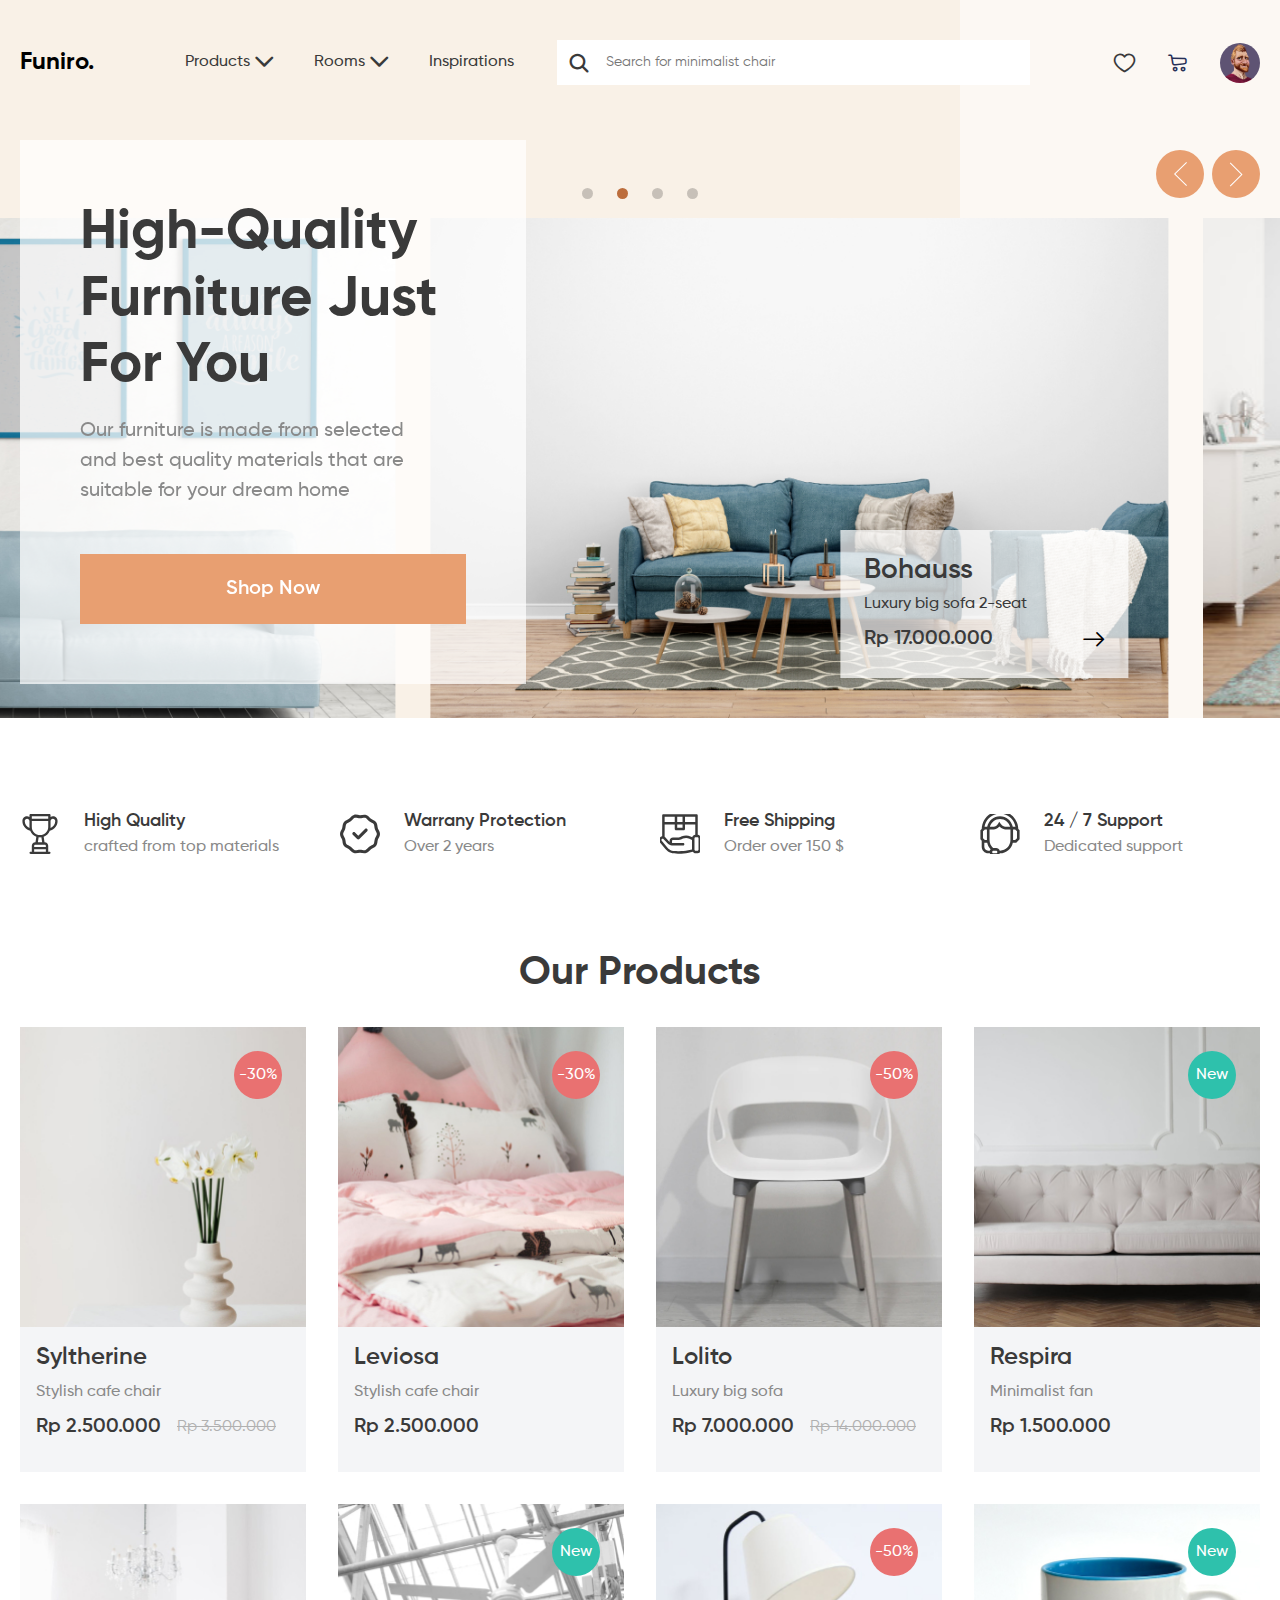
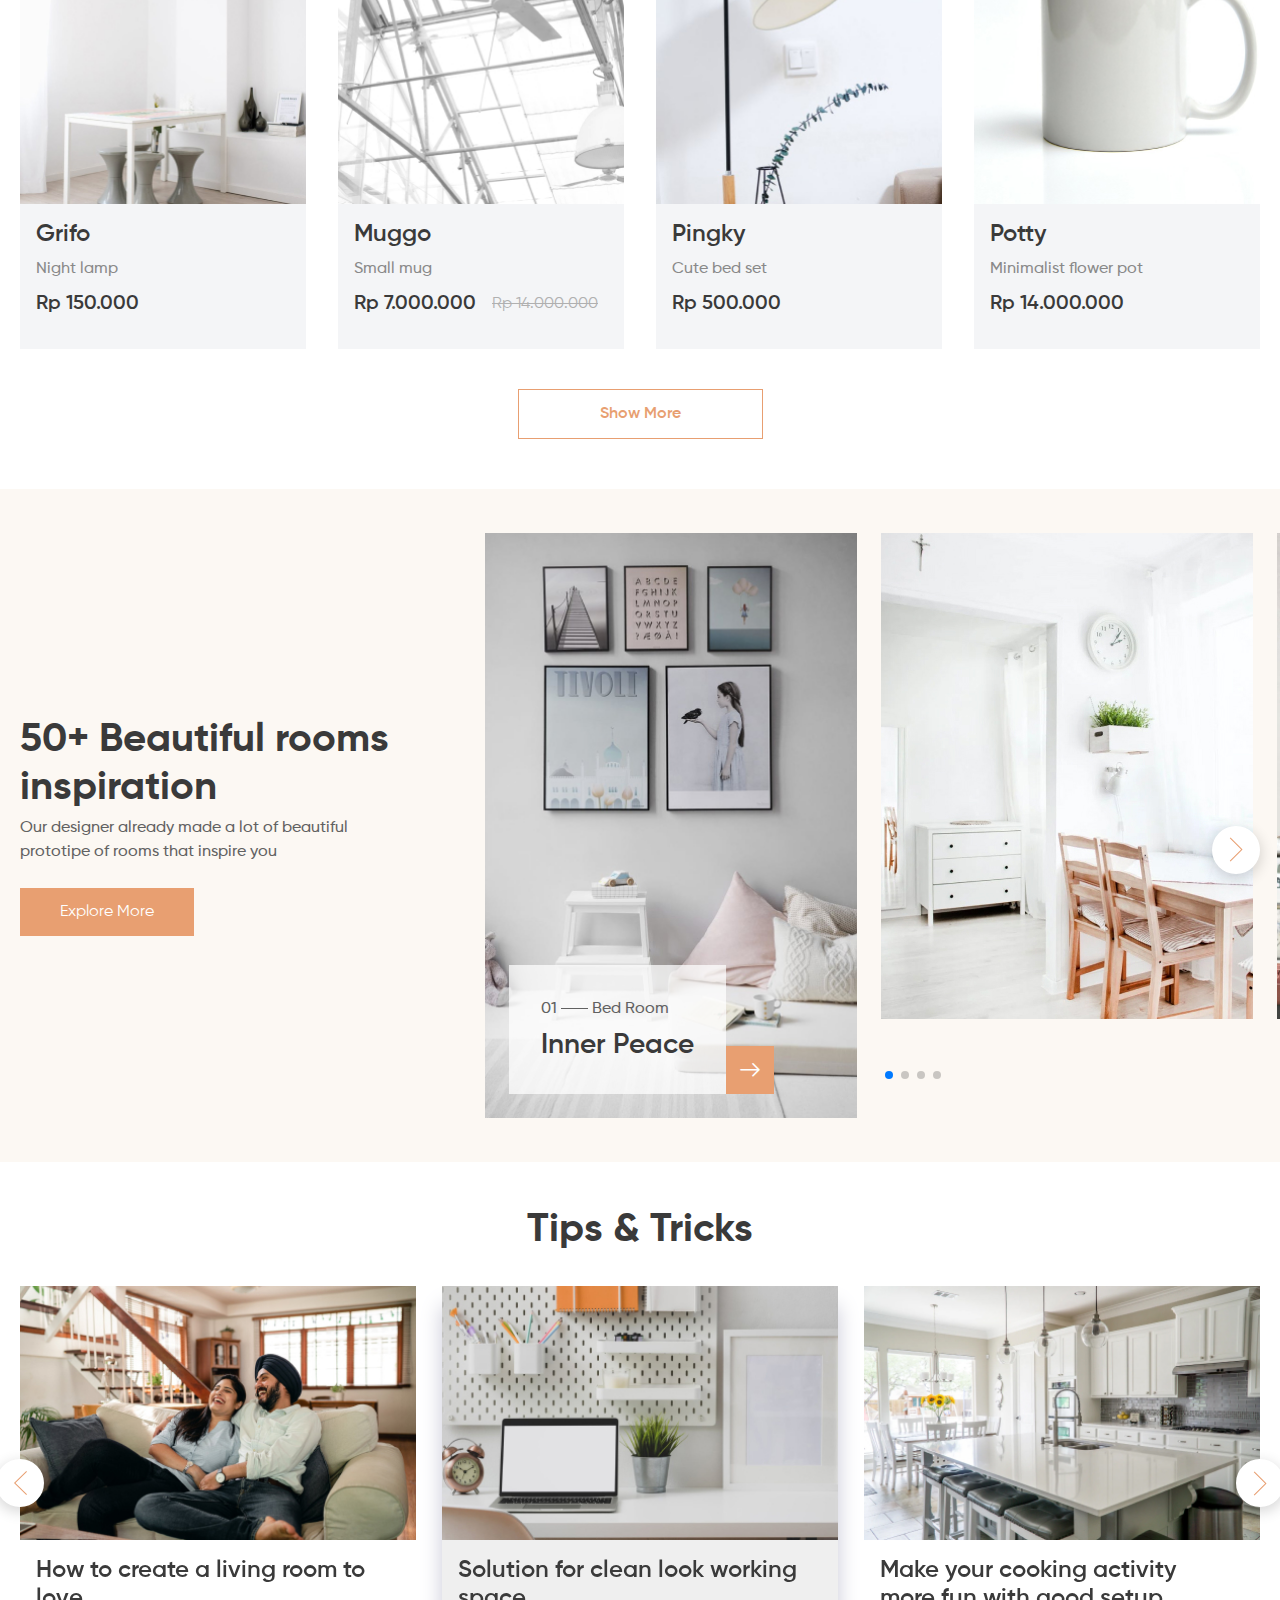
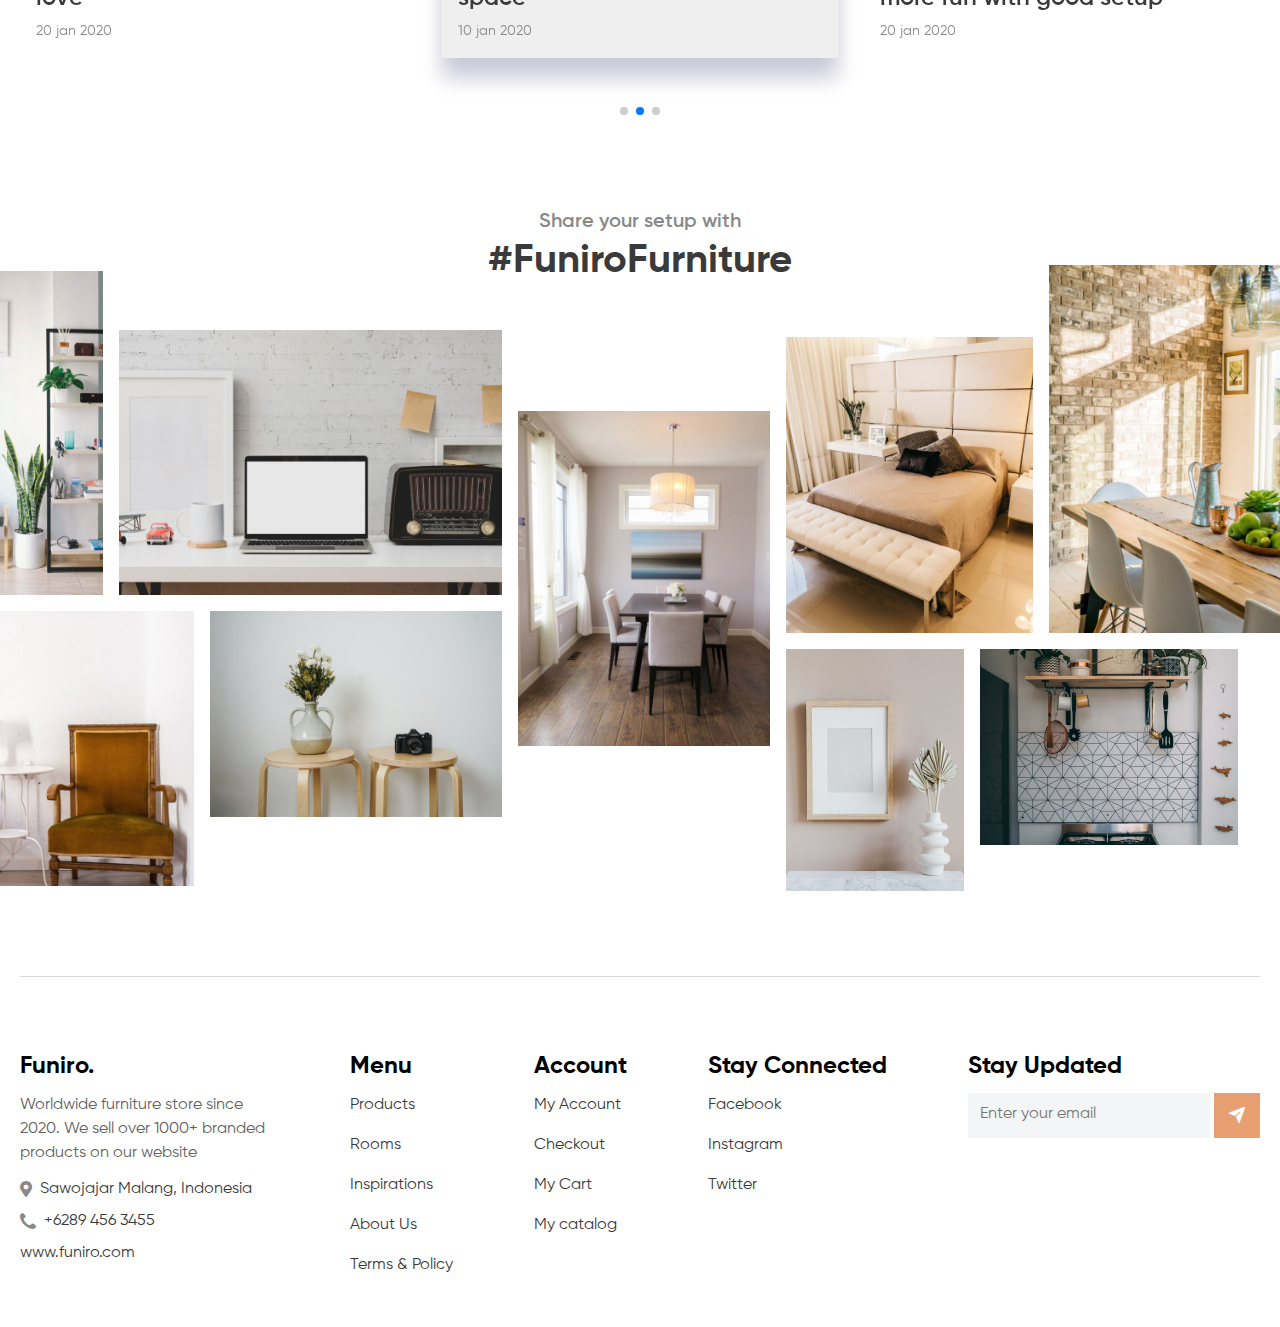
<file: index.html>
<!DOCTYPE html>
<html lang="en">

<head>
   <meta charset="UTF-8">
   <meta http-equiv="X-UA-Compatible" content="IE=edge">
   <meta name="viewport" content="width=device-width, initial-scale=1.0">
   <link rel="stylesheet" href="https://cdn.jsdelivr.net/npm/swiper@8/swiper-bundle.min.css" />
   <link rel="stylesheet" href="css/style.css">
   <title>Funiro</title>
</head>

<body>
   <div class="wrapper">
<header class="header">
   <div class="header__wrapper">
      <div class="header__container">
         <div class="header__body">
            <div class="header__main">
               <a href="" class="header__logo">Funiro.</a>
               <div class="header__menu menu">
                  <div class="menu__btn">
                     <span></span>
                     <span></span>
                     <span></span>
                  </div>
                  <nav class="menu__body">
                     <ul class="menu__list">
                        <li class="menu__item">
                           <div class="menu__wrap-link-button">
                              <a href="" class="menu__link">Products</a>
                              <button data spoller type="button" class="menu__arrow _icon-arrow-down"></button>
                           </div>
                           <ul class="menu__sub-list menu__sub-list--hide">
                              <li class="menu__sub-item">
                                 <a href="" class="menu__sub-link">Product</a>
                              </li>
                              <li class="menu__sub-item">
                                 <a href="" class="menu__sub-link">Product</a>
                              </li>
                              <li class="menu__sub-item">
                                 <a href="" class="menu__sub-link">Product</a>
                              </li>
                           </ul>
                        </li>
                        <li class="menu__item">
                           <div class="menu__wrap-link-button">
                              <a href="" class="menu__link">Rooms</a>
                              <button data spoller type="button" class="menu__arrow _icon-arrow-down"></button>
                           </div>
                        </li>
                        <li class="menu__item">
                           <a href="" class="menu__link">Inspirations</a>
                        </li>
                     </ul>
                  </nav>
               </div>
            </div>
            <div class="header__search">
               <div class="search-form">
                  <button type="button" class="search-form__icon _icon-search"></button>
                  <form action="#" class="search-form__item">
                     <button type="submit" class="search-form__btn _icon-search"></button>
                     <input autocomplete="off" type="text" name="form[]" placeholder="Search for minimalist chair"
                        class="search-form__input">
                  </form>
               </div>
            </div>
            <div class="header__actions actions-header">
               <a href="" class="actions-header__item actions-header__item_favorite _icon-favorite"></a>
               <div class="actions-header__item cart-header">
                  <a href="" class="cart-header__icon _icon-cart"></a>
                  <div class="cart-header__body">
                     <ul class="cart-header__list cart-list"></ul>
                  </div>
               </div>
               <a href="" class="actions-header__item actions-header__item_avatar">
                  <img src="img/avatar.jpg" alt="avatar">
               </a>
            </div>
         </div>
      </div>
   </div>
</header>      <main class="page">
         <section class="page__main main-block">
            <div class="main-block__container">
               <div class="main-block__content">
                  <h1 class="main-block__title">High-Quality Furniture Just For You</h1>
                  <div class="main-block__text main-block__text--pr">Our furniture is made from selected
                     and best quality materials
                     that are suitable for your dream home
                  </div>
                  <a href="" class="main-block__button btn">Shop Now</a>
               </div>
               <div class="body-main-block__arrows">
                  <div class="body-main-block__arrow body-main-block__arrow--prev"></div>
                  <div class="body-main-block__arrow body-main-block__arrow--next"></div>
               </div>
               <div class="slider-main-block__pagination"></div>
            </div>
            <div class="main-block__slider slider-main-block swiper">
               <div class="slider-main-block__wrapper swiper-wrapper">
                  <div class="slider-main-block__slide -ibg swiper-slide">
                     <img src="img/main/slider/01.jpg" alt="slider-image">
                  </div>
                  <div class="slider-main-block__slide -ibg swiper-slide">
                     <img src="img/main/slider/02.jpg" alt="slider-image">
                     <div class="slider-main-block__product-description product-description">
                        <div class="product-description__name">Bohauss</div>
                        <div class="product-description__description">Luxury big sofa 2-seat</div>
                        <div class="product-description__footer">
                           <span class="product-description__price">Rp 17.000.000</span>
                           <a href="" class="product-description__button _icon-arrow-link"></a>
                        </div>
                     </div>
                  </div>
                  <div class="slider-main-block__slide -ibg swiper-slide">
                     <img src="img/main/slider/03.jpg" alt="slider-image">
                  </div>
                  <div class="slider-main-block__slide -ibg swiper-slide">
                     <img src="img/main/slider/03.jpg" alt="slider-image">
                  </div>
               </div>
            </div>
         </section>
         <div class="page__advantage advantage">
            <div class="advantage__container">
               <div class="advantage__item">
                  <div class="advantage__icon -ibg">
                     <img src="img/advantages/01.svg" alt="quality">
                  </div>
                  <div class="advantage__body">
                     <div class="advantage__title">High Quality</div>
                     <div class="advantage__text text">crafted from top materials</div>
                  </div>
               </div>
               <div class="advantage__item">
                  <div class="advantage__icon -ibg">
                     <img src="img/advantages/02.svg" alt="warranty">
                  </div>
                  <div class="advantage__body">
                     <div class="advantage__title">Warrany Protection</div>
                     <div class="advantage__text text">Over 2 years</div>
                  </div>
               </div>
               <div class="advantage__item">
                  <div class="advantage__icon -ibg">
                     <img src="img/advantages/03.svg" alt="shipping">
                  </div>
                  <div class="advantage__body">
                     <div class="advantage__title">Free Shipping</div>
                     <div class="advantage__text text">Order over 150 $</div>
                  </div>
               </div>
               <div class="advantage__item">
                  <div class="advantage__icon -ibg">
                     <img src="img/advantages/04.svg" alt="support">
                  </div>
                  <div class="advantage__body">
                     <div class="advantage__title">24 / 7 Support</div>
                     <div class="advantage__text text">Dedicated support</div>
                  </div>
               </div>
            </div>
         </div>
         <section class="page__products products">
            <div class="products__container">
               <h2 class="products__title">Our Products</h2>
               <div class="products__items">
                  <div class="products__item item-products">
                     <div class="item-products__discount area">-30%</div>
                     <a href="" class="item-products__img -ibg">
                        <img src="img/products/08.jpg" alt="product">
                     </a>
                     <div class="item-products__info info-products-item">
                        <div class="info-products-item__name">Syltherine</div>
                        <div class="info-products-item__description">Stylish cafe chair</div>
                        <div class="info-products-item__prices">
                           <span class="info-products-item__price">Rp 2.500.000</span>
                           <span class="info-products-item__price info-products-item__price--old">Rp 3.500.000</span>
                        </div>
                     </div>
                     <div class="item-products__add-to-cart add-to-cart">
                        <button type="button" class="add-to-cart__button">Add to cart</button>
                        <div class="add-to-cart__links">
                           <a href="" class="add-to-cart__link _icon-share">Share</a>
                           <a href="" class="add-to-cart__link _icon-favorite">Like</a>
                        </div>
                     </div>
                  </div>
                  <div class="products__item item-products">
                     <div class="item-products__discount area">-30%</div>
                     <a href="" class="item-products__img -ibg">
                        <img src="img/products/07.jpg" alt="product">
                     </a>
                     <div class="item-products__info info-products-item">
                        <div class="info-products-item__name">Leviosa</div>
                        <div class="info-products-item__description">Stylish cafe chair</div>
                        <div class="info-products-item__prices">
                           <span class="info-products-item__price">Rp 2.500.000</span>
                           <span class="info-products-item__price info-products-item__price--old"></span>
                        </div>
                     </div>
                     <div class="item-products__add-to-cart add-to-cart">
                        <button type="button" class="add-to-cart__button">Add to cart</button>
                        <div class="add-to-cart__links">
                           <a href="" class="add-to-cart__link _icon-share">Share</a>
                           <a href="" class="add-to-cart__link _icon-favorite">Like</a>
                        </div>
                     </div>
                  </div>
                  <div class="products__item item-products">
                     <div class="item-products__discount area">-50%</div>
                     <a href="" class="item-products__img -ibg">
                        <img src="img/products/02.jpg" alt="product">
                     </a>
                     <div class="item-products__info info-products-item">
                        <div class="info-products-item__name">Lolito</div>
                        <div class="info-products-item__description">Luxury big sofa</div>
                        <div class="info-products-item__prices">
                           <span class="info-products-item__price">Rp 7.000.000</span>
                           <span class="info-products-item__price info-products-item__price--old">Rp 14.000.000</span>
                        </div>
                     </div>
                     <div class="item-products__add-to-cart add-to-cart">
                        <button type="button" class="add-to-cart__button">Add to cart</button>
                        <div class="add-to-cart__links">
                           <a href="" class="add-to-cart__link _icon-share">Share</a>
                           <a href="" class="add-to-cart__link _icon-favorite">Like</a>
                        </div>
                     </div>
                  </div>
                  <div class="products__item item-products">
                     <div class="item-products__new area">New</div>
                     <a href="" class="item-products__img -ibg">
                        <img src="img/products/03.jpg" alt="product">
                     </a>
                     <div class="item-products__info info-products-item">
                        <div class="info-products-item__name">Respira</div>
                        <div class="info-products-item__description">Minimalist fan</div>
                        <div class="info-products-item__prices">
                           <span class="info-products-item__price">Rp 1.500.000</span>
                           <span class="info-products-item__price info-products-item__price--old"></span>
                        </div>
                     </div>
                     <div class="item-products__add-to-cart add-to-cart">
                        <button type="button" class="add-to-cart__button">Add to cart</button>
                        <div class="add-to-cart__links">
                           <a href="" class="add-to-cart__link _icon-share">Share</a>
                           <a href="" class="add-to-cart__link _icon-favorite">Like</a>
                        </div>
                     </div>
                  </div>
                  <div class="products__item item-products">
                     <a href="" class="item-products__img -ibg">
                        <img src="img/products/01.jpg" alt="product">
                     </a>
                     <div class="item-products__info info-products-item">
                        <div class="info-products-item__name">Grifo</div>
                        <div class="info-products-item__description">Night lamp</div>
                        <div class="info-products-item__prices">
                           <span class="info-products-item__price">Rp 150.000</span>
                           <span class="info-products-item__price info-products-item__price--old"></span>
                        </div>
                     </div>
                     <div class="item-products__add-to-cart add-to-cart">
                        <button type="button" class="add-to-cart__button">Add to cart</button>
                        <div class="add-to-cart__links">
                           <a href="" class="add-to-cart__link _icon-share">Share</a>
                           <a href="" class="add-to-cart__link _icon-favorite">Like</a>
                        </div>
                     </div>
                  </div>
                  <div class="products__item item-products">
                     <div class="item-products__new area">New</div>
                     <a href="" class="item-products__img -ibg">
                        <img src="img/products/04.jpg" alt="product">
                     </a>
                     <div class="item-products__info info-products-item">
                        <div class="info-products-item__name">Muggo</div>
                        <div class="info-products-item__description">Small mug</div>
                        <div class="info-products-item__prices">
                           <span class="info-products-item__price">Rp 7.000.000</span>
                           <span class="info-products-item__price info-products-item__price--old">Rp 14.000.000</span>
                        </div>
                     </div>
                     <div class="item-products__add-to-cart add-to-cart">
                        <button type="button" class="add-to-cart__button">Add to cart</button>
                        <div class="add-to-cart__links">
                           <a href="" class="add-to-cart__link _icon-share">Share</a>
                           <a href="" class="add-to-cart__link _icon-favorite">Like</a>
                        </div>
                     </div>
                  </div>
                  <div class="products__item item-products">
                     <div class="item-products__discount area">-50%</div>
                     <a href="" class="item-products__img -ibg">
                        <img src="img/products/05.jpg" alt="product">
                     </a>
                     <div class="item-products__info info-products-item">
                        <div class="info-products-item__name">Pingky</div>
                        <div class="info-products-item__description">Cute bed set</div>
                        <div class="info-products-item__prices">
                           <span class="info-products-item__price">Rp 500.000</span>
                           <span class="info-products-item__price info-products-item__price--old"></span>
                        </div>
                     </div>
                     <div class="item-products__add-to-cart add-to-cart">
                        <button type="button" class="add-to-cart__button">Add to cart</button>
                        <div class="add-to-cart__links">
                           <a href="" class="add-to-cart__link _icon-share">Share</a>
                           <a href="" class="add-to-cart__link _icon-favorite">Like</a>
                        </div>
                     </div>
                  </div>
                  <div class="products__item item-products">
                     <div class="item-products__new area">New</div>
                     <a href="" class="item-products__img -ibg">
                        <img src="img/products/06.jpg" alt="product">
                     </a>
                     <div class="item-products__info info-products-item">
                        <div class="info-products-item__name">Potty</div>
                        <div class="info-products-item__description">Minimalist flower pot</div>
                        <div class="info-products-item__prices">
                           <span class="info-products-item__price">Rp 14.000.000</span>
                           <span class="info-products-item__price info-products-item__price--old"></span>
                        </div>
                     </div>
                     <div class="item-products__add-to-cart add-to-cart">
                        <button type="button" class="add-to-cart__button">Add to cart</button>
                        <div class="add-to-cart__links">
                           <a href="" class="add-to-cart__link _icon-share">Share</a>
                           <a href="" class="add-to-cart__link _icon-favorite">Like</a>
                        </div>
                     </div>
                  </div>
                  <div class="products__item item-products">
                     <div class="item-products__new area">New</div>
                     <a href="" class="item-products__img -ibg">
                        <img src="img/products/06.jpg" alt="product">
                     </a>
                     <div class="item-products__info info-products-item">
                        <div class="info-products-item__name">Potty</div>
                        <div class="info-products-item__description">Minimalist flower pot</div>
                        <div class="info-products-item__prices">
                           <span class="info-products-item__price">Rp 14.000.000</span>
                           <span class="info-products-item__price info-products-item__price--old"></span>
                        </div>
                     </div>
                     <div class="item-products__add-to-cart add-to-cart">
                        <button type="button" class="add-to-cart__button">Add to cart</button>
                        <div class="add-to-cart__links">
                           <a href="" class="add-to-cart__link _icon-share">Share</a>
                           <a href="" class="add-to-cart__link _icon-favorite">Like</a>
                        </div>
                     </div>
                  </div>
                  <div class="products__item item-products">
                     <div class="item-products__new area">New</div>
                     <a href="" class="item-products__img -ibg">
                        <img src="img/products/06.jpg" alt="product">
                     </a>
                     <div class="item-products__info info-products-item">
                        <div class="info-products-item__name">Potty</div>
                        <div class="info-products-item__description">Minimalist flower pot</div>
                        <div class="info-products-item__prices">
                           <span class="info-products-item__price">Rp 14.000.000</span>
                           <span class="info-products-item__price info-products-item__price--old"></span>
                        </div>
                     </div>
                     <div class="item-products__add-to-cart add-to-cart">
                        <button type="button" class="add-to-cart__button">Add to cart</button>
                        <div class="add-to-cart__links">
                           <a href="" class="add-to-cart__link _icon-share">Share</a>
                           <a href="" class="add-to-cart__link _icon-favorite">Like</a>
                        </div>
                     </div>
                  </div>
               </div>
               <button type="button" class="products__button">Show More</button>
            </div>
         </section>
         <section class="page__rooms rooms">
            <div class="rooms__container">
               <div class="rooms__block-text">
                  <h3 class="rooms__title">50+ Beautiful rooms inspiration</h3>
                  <div class="rooms__text">Our designer already made a lot of beautiful prototipe of rooms that
                     inspire you</div>
                  <a href="" class="rooms__button btn">Explore More</a>
               </div>
               <div class="rooms__body body-rooms">
                  <div class="body-rooms__slider body-rooms-slider swiper">
                     <div class="body-rooms-slider__arrows">
                        <div class="body-rooms-slider__arrow body-rooms-slider__arrow--prev"></div>
                        <div class="body-rooms-slider__arrow body-rooms-slider__arrow--next"></div>
                     </div>
                     <div class="body-rooms-slider__wrapper swiper-wrapper">
                        <div class="body-rooms-slider__slide swiper-slide">
                           <div class="body-rooms-slider__img -ibg">
                              <img src="img/rooms/01.jpg" alt="slider-image">
                              <div class="body-rooms-slider__product-description product-description-rooms">
                                 <div class="product-description-rooms__description">01 <span></span>
                                    Bed Room</div>
                                 <div class="product-description-rooms__name">Inner Peace</div>
                                 <a href="" class="product-description-rooms__button _icon-arrow-link"></a>
                              </div>
                           </div>
                        </div>
                        <div class="body-rooms-slider__slide swiper-slide">
                           <div class="body-rooms-slider__img -ibg">
                              <img src="img/rooms/02.jpg" alt="slider-image">
                           </div>
                        </div>
                        <div class="body-rooms-slider__slide swiper-slide">
                           <div class="body-rooms-slider__img -ibg">
                              <img src="img/rooms/03.jpg" alt="slider-image">
                           </div>
                        </div>
                        <div class="body-rooms-slider__slide swiper-slide">
                           <div class="body-rooms-slider__img -ibg">
                              <img src="img/rooms/02.jpg" alt="slider-image">
                           </div>
                        </div>
                     </div>
                     <div class="body-rooms-slider__pagination"></div>
                  </div>
               </div>
            </div>
         </section>
         <section class="page__tipstricks tipstricks">
            <div class="tipstricks__container">
               <h4 class="tipstricks__title">Tips & Tricks</h4>
               <div class="tipstricks__body body-tipstricks">
                  <div class="body-tipstricks__slider body-tipstricks-slider swiper">
                     <!-- Additional required wrapper -->
                     <div class="body-tipstricks-slider__wrapper swiper-wrapper">
                        <!-- Slides -->
                        <div class="body-tipstricks-slider__slide swiper-slide">
                           <div class="body-tipstricks-slider__img -ibg">
                              <img src="img/tips/01.jpg" alt="tips">
                           </div>
                           <div class="body-tipstricks-slider__description description-body-tipstricks-slider">
                              <div class="description-body-tipstricks-slider__title">How to create a living
                                 room to love</div>
                              <div class="description-body-tipstricks-slider__date">20 jan 2020</div>
                           </div>
                        </div>
                        <div class="body-tipstricks-slider__slide swiper-slide">
                           <div class="body-tipstricks-slider__img -ibg">
                              <img src="img/tips/02.jpg" alt="tips">
                           </div>
                           <div class="body-tipstricks-slider__description description-body-tipstricks-slider">
                              <div class="description-body-tipstricks-slider__title">Solution for clean look working
                                 space</div>
                              <div class="description-body-tipstricks-slider__date">10 jan 2020</div>
                           </div>
                        </div>
                        <div class="body-tipstricks-slider__slide swiper-slide">
                           <div class="body-tipstricks-slider__img -ibg">
                              <img src="img/tips/03.jpg" alt="tips">
                           </div>
                           <div class="body-tipstricks-slider__description description-body-tipstricks-slider">
                              <div class="description-body-tipstricks-slider__title">Make your cooking activity
                                 more fun with good setup</div>
                              <div class="description-body-tipstricks-slider__date">20 jan 2020</div>
                           </div>
                        </div>
                     </div>
                     <div class="body-tipstricks-slider__arrows">
                        <div class="body-tipstricks-slider__arrow body-tipstricks-slider__arrow--prev"></div>
                        <div class="body-tipstricks-slider__arrow body-tipstricks-slider__arrow--next"></div>
                     </div>
                     <!-- If we need pagination -->
                     <div class="body-tipstricks-slider__pagination"></div>
                  </div>
               </div>
            </div>
         </section>
         <section class="page__furniture furniture">
            <div class="furniture__container">
               <div class="furniture__sub-title">Share your setup with</div>
               <h5 class="furniture__title">#FuniroFurniture</h5>
            </div>
            <div class="furniture__body">
               <div class="furniture__items _gallery">
                  <div class="furniture__column">
                     <div class="furniture__row row-furniture row-furniture_top">
                        <a href="img/furniture/01.jpg" class="row-furniture__item">
                           <img src="img/furniture/01.jpg" alt="">
                        </a>
                        <a href="img/furniture/02.jpg" class="row-furniture__item">
                           <img src="img/furniture/02.jpg" alt="">
                        </a>
                     </div>
                     <div class="furniture__row row-furniture row-furniture_bottom">
                        <a href="img/furniture/06.jpg" class="row-furniture__item">
                           <img src="img/furniture/06.jpg" alt="">
                        </a>
                        <a href="img/furniture/07.jpg" class="row-furniture__item">
                           <img src="img/furniture/07.jpg" alt="">
                        </a>
                     </div>
                  </div>
                  <div class="furniture__column">
                     <div class="furniture__row row-furniture row-furniture_middle">
                        <a href="img/furniture/06.jpg" class="row-furniture__item">
                           <img src="img/furniture/03.jpg" alt="">
                        </a>
                     </div>
                  </div>
                  <div class="furniture__column">
                     <div class="furniture__row row-furniture row-furniture_top">
                        <a href="img/furniture/04.jpg" class="row-furniture__item">
                           <img src="img/furniture/04.jpg" alt="">
                        </a>
                        <a href="img/furniture/05.jpg" class="row-furniture__item">
                           <img src="img/furniture/05.jpg" alt="">
                        </a>
                     </div>
                     <div class="furniture__row row-furniture row-furniture_bottom">
                        <a href="img/furniture/08.jpg" class="row-furniture__item">
                           <img src="img/furniture/08.jpg" alt="">
                        </a>
                        <a href="img/furniture/09.jpg" class="row-furniture__item">
                           <img src="img/furniture/09.jpg" alt="">
                        </a>
                     </div>
                  </div>
               </div>
            </div>
         </section>
      </main>
<footer class="footer">
   <div class="footer__container">
      <div class="footer__body">
         <div class="footer__main main-footer">
            <div class="main-footer__logo _title-footer">Funiro.</div>
            <div class="main-footer__text">Worldwide furniture store since 2020. We sell over 1000+ branded products on
               our website</div>
            <div class="main-footer__items">
               <a href="" class="main-footer__item main-footer__item--location _icon-location">Sawojajar Malang,
                  Indonesia</a>
               <a href="tel:+6289 456 3455" class="main-footer__item main-footer__item--tel _icon-phone">+6289 456
                  3455</a>
               <a href="www.funiro.com" class="main-footer__item">www.funiro.com</a>
            </div>
         </div>
         <div data-spollers="768,max" class="footer__menu menu-footer">
            <div class="menu-footer__column">
               <button type="button" data-spoller class="menu-footer__title _title-footer">Menu</button>
               <ul class="menu-footer__list">
                  <li><a href="" class="menu-footer__link">Products</a></li>
                  <li><a href="" class="menu-footer__link">Rooms</a></li>
                  <li><a href="" class="menu-footer__link">Inspirations</a></li>
                  <li><a href="" class="menu-footer__link">About Us</a></li>
                  <li><a href="" class="menu-footer__link">Terms & Policy</a></li>
               </ul>
            </div>
            <div class="menu-footer__column">
               <button type="button" data-spoller class="menu-footer__title _title-footer">Account</button>
               <ul class="menu-footer__list">
                  <li><a href="" class="menu-footer__link">My Account</a></li>
                  <li><a href="" class="menu-footer__link">Checkout</a></li>
                  <li><a href="" class="menu-footer__link">My Cart</a></li>
                  <li><a href="" class="menu-footer__link">My catalog</a></li>
               </ul>
            </div>
            <div class="menu-footer__column">
               <button type="button" data-spoller class="menu-footer__title _title-footer">Stay Connected</button>
               <ul class="menu-footer__list">
                  <li><a href="" class="menu-footer__link">Facebook</a></li>
                  <li><a href="" class="menu-footer__link">Instagram</a></li>
                  <li><a href="" class="menu-footer__link">Twitter</a></li>
               </ul>
            </div>
         </div>
         <div class="footer__form form-footer">
            <div class="form-footer__title _title-footer">Stay Updated</div>
            <form action="#" class="form-footer__form">
               <input autocomplete="off" name="[form]" data-arror="ошибка" placeholder="Enter your email" type="text"
                  data-value="" class="form-footer__input">
               <button type="submit" class="form-footer__btn btn _icon-send"></button>
            </form>
         </div>
      </div>
   </div>
</footer>   </div>
<script src="https://cdnjs.cloudflare.com/ajax/libs/jquery/3.3.1/jquery.min.js"></script>
<script src="https://cdn.jsdelivr.net/npm/swiper@8/swiper-bundle.min.js"></script>
<script src="js/lightgallery.min.js"></script>
<script src="js/script.js"></script></body>

</html>
</file>
<file: css/style.css>
@font-face {
  font-family: "Gilroy";
  font-display: swap;
  src: url("/src/fonts/Gilroy-Bold.woff2") format("woff2"), url("/src/fonts/Gilroy-Bold.woff") format("woff");
  font-weight: 700;
  font-style: normal;
}
@font-face {
  font-family: "Gilroy";
  font-display: swap;
  src: url("/src/fonts/Gilroy-Medium.woff2") format("woff2"), url("/src/fonts/Gilroy-Medium.woff") format("woff");
  font-weight: 500;
  font-style: normal;
}
@font-face {
  font-family: "Gilroy";
  font-display: swap;
  src: url("/src/fonts/Gilroy-Regular.woff2") format("woff2"), url("/src/fonts/Gilroy-Regular.woff") format("woff");
  font-weight: 400;
  font-style: normal;
}
@font-face {
  font-family: "Gilroy";
  font-display: swap;
  src: url("/src/fonts/Gilroy-SemiBold.woff2") format("woff2"), url("/src/fonts/Gilroy-SemiBold.woff") format("woff");
  font-weight: 600;
  font-style: normal;
}
@font-face {
  font-family: "icons";
  font-display: swap;
  src: url("../src/fonts/icons.woff") format("woff"), url("../src/fonts/icons.woff2") format("woff2");
  font-weight: normal;
  font-style: normal;
  font-display: block;
}
._init .menu-footer__title::before, [class*=_icon-]:before {
  font-family: "icons";
  font-style: normal;
  font-weight: normal;
  font-variant: normal;
  text-transform: none;
  line-height: 1;
  -webkit-font-smoothing: antialiased;
  -moz-osx-font-smoothing: grayscale;
}

[class*=_icon-]:before {
  display: block;
}

._icon-arrow-down:before, ._init .menu-footer__title:before {
  content: "\e900";
}

._icon-arrow-link:before {
  content: "\e901";
  color: #000;
}

._icon-cart:before {
  content: "\e902";
  color: #262f56;
}

._icon-favorite:before {
  content: "\e903";
}

._icon-location:before {
  content: "\e904";
  color: #898989;
}

._icon-phone:before {
  content: "\e905";
  color: #898989;
}

._icon-search:before {
  content: "\e906";
}

._icon-send:before {
  content: "\e907";
  color: #fff;
}

._icon-share:before {
  content: "\e908";
  color: #fff;
}

* {
  padding: 0px;
  margin: 0px;
  border: 0px;
}

*,
*:before,
*:after {
  -webkit-box-sizing: border-box;
          box-sizing: border-box;
}

html,
body {
  height: 100%;
  width: 100%;
}

body {
  line-height: 1;
  font-family: "Gilroy";
  font-size: 1rem;
  -ms-text-size-adjust: 100%;
  -moz-text-size-adjust: 100%;
  -webkit-text-size-adjust: 100%;
  -webkit-font-smoothing: antialiased;
  -moz-osx-font-smoothing: grayscale;
}

input,
button,
textarea {
  font-family: "Gilroy";
  font-size: inherit;
}

button {
  cursor: pointer;
  color: inherit;
  background-color: inherit;
}

a {
  color: inherit;
}

a:link,
a:visited {
  text-decoration: none;
}

a:hover {
  text-decoration: none;
}

ul li {
  list-style: none;
}

img {
  vertical-align: top;
}

h1,
h2,
h3,
h4,
h5,
h6 {
  font-weight: inherit;
  font-size: inherit;
}

body {
  color: #3a3a3a;
  font-size: 1rem;
}

.wrapper {
  min-height: 100%;
  overflow: hidden;
  width: 100%;
  display: -webkit-box;
  display: -ms-flexbox;
  display: flex;
  -webkit-box-orient: vertical;
  -webkit-box-direction: normal;
      -ms-flex-direction: column;
          flex-direction: column;
}

[class*=__container] {
  margin: 0 auto;
  max-width: 1270px;
  padding: 0px 15px;
}

[class*=-ibg] {
  position: relative;
}
[class*=-ibg] img {
  position: absolute;
  width: 100%;
  height: 100%;
  top: 0;
  left: 0;
  -o-object-fit: cover;
     object-fit: cover;
}

.btn {
  background-color: #e89f71;
  color: #fff;
  cursor: pointer;
}

.text {
  font-weight: 500;
  font-size: 16px;
  line-height: 150%;
  color: #898989;
}

.area {
  width: 48px;
  height: 48px;
  line-height: 48px;
  text-align: center;
  border-radius: 50%;
  color: #fff;
  font-weight: 500;
  font-size: 16px;
  position: absolute;
  z-index: 3;
  top: 24px;
  right: 24px;
}

._title-footer {
  font-weight: 700;
  font-size: 24px;
  line-height: 80%;
  color: #000;
}

.lg-actions .lg-next,
.lg-actions .lg-prev {
  background-color: rgba(0, 0, 0, 0.45);
  border-radius: 2px;
  color: #999;
  cursor: pointer;
  display: block;
  margin-top: -10px;
  position: absolute;
  display: block;
  width: 20px;
  height: 36px;
  top: 50%;
  -webkit-transform: translate(0px, -50%);
          transform: translate(0px, -50%);
  z-index: 1080;
}

.lg-actions .lg-next.disabled,
.lg-actions .lg-prev.disabled {
  pointer-events: none;
  opacity: 0.5;
}

.lg-actions .lg-next:hover,
.lg-actions .lg-prev:hover {
  color: #fff;
}

.lg-actions .lg-next {
  right: 20px;
  background: url("../img/icons/p-right.svg") 0 0/100% no-repeat;
}

.lg-actions .lg-prev {
  left: 20px;
  background: url("../img/icons/p-left.svg") 0 0/100% no-repeat;
}

@-webkit-keyframes lg-right-end {
  0% {
    left: 0;
  }
  50% {
    left: -30px;
  }
  100% {
    left: 0;
  }
}

@keyframes lg-right-end {
  0% {
    left: 0;
  }
  50% {
    left: -30px;
  }
  100% {
    left: 0;
  }
}
@-webkit-keyframes lg-left-end {
  0% {
    left: 0;
  }
  50% {
    left: 30px;
  }
  100% {
    left: 0;
  }
}
@keyframes lg-left-end {
  0% {
    left: 0;
  }
  50% {
    left: 30px;
  }
  100% {
    left: 0;
  }
}
.lg-outer.lg-right-end .lg-object {
  -webkit-animation: lg-right-end 0.3s;
  animation: lg-right-end 0.3s;
  position: relative;
}

.lg-outer.lg-left-end .lg-object {
  -webkit-animation: lg-left-end 0.3s;
  animation: lg-left-end 0.3s;
  position: relative;
}

.lg-toolbar {
  z-index: 1082;
  left: 0;
  position: absolute;
  top: 0;
  width: 100%;
  background-color: rgba(0, 0, 0, 0.45);
}

.lg-toolbar .lg-icon {
  color: #999;
  cursor: pointer;
  float: right;
  font-size: 24px;
  height: 47px;
  line-height: 27px;
  padding: 10px 0;
  text-align: center;
  width: 50px;
  text-decoration: none !important;
  outline: medium none;
  -webkit-transition: color 0.2s linear;
  transition: color 0.2s linear;
}

.lg-toolbar .lg-icon:hover {
  color: #fff;
}

.lg-toolbar .lg-close {
  background: url("../img/icons/close.svg") center no-repeat;
}

.lg-toolbar .lg-download {
  display: none;
}

.lg-sub-html {
  background-color: rgba(0, 0, 0, 0.45);
  bottom: 0;
  color: #eee;
  font-size: 16px;
  left: 0;
  padding: 10px 40px;
  position: fixed;
  right: 0;
  text-align: center;
  z-index: 1080;
}

.lg-sub-html h4 {
  margin: 0;
  font-size: 13px;
  font-weight: bold;
}

.lg-sub-html p {
  font-size: 12px;
  margin: 5px 0 0;
}

#lg-counter {
  color: #999;
  display: inline-block;
  font-size: 16px;
  padding-left: 20px;
  padding-top: 12px;
  vertical-align: middle;
}

.lg-toolbar,
.lg-prev,
.lg-next {
  opacity: 1;
  -webkit-transition: -webkit-transform 0.35s cubic-bezier(0, 0, 0.25, 1) 0s, opacity 0.35s cubic-bezier(0, 0, 0.25, 1) 0s, color 0.2s linear;
  -webkit-transition: opacity 0.35s cubic-bezier(0, 0, 0.25, 1) 0s, color 0.2s linear, -webkit-transform 0.35s cubic-bezier(0, 0, 0.25, 1) 0s;
  transition: opacity 0.35s cubic-bezier(0, 0, 0.25, 1) 0s, color 0.2s linear, -webkit-transform 0.35s cubic-bezier(0, 0, 0.25, 1) 0s;
  transition: transform 0.35s cubic-bezier(0, 0, 0.25, 1) 0s, opacity 0.35s cubic-bezier(0, 0, 0.25, 1) 0s, color 0.2s linear;
  transition: transform 0.35s cubic-bezier(0, 0, 0.25, 1) 0s, opacity 0.35s cubic-bezier(0, 0, 0.25, 1) 0s, color 0.2s linear, -webkit-transform 0.35s cubic-bezier(0, 0, 0.25, 1) 0s;
}

.lg-hide-items .lg-prev {
  opacity: 0;
  -webkit-transform: translate3d(-10px, 0, 0);
  transform: translate3d(-10px, 0, 0);
}

.lg-hide-items .lg-next {
  opacity: 0;
  -webkit-transform: translate3d(10px, 0, 0);
  transform: translate3d(10px, 0, 0);
}

.lg-hide-items .lg-toolbar {
  opacity: 0;
  -webkit-transform: translate3d(0, -10px, 0);
  transform: translate3d(0, -10px, 0);
}

body:not(.lg-from-hash) .lg-outer.lg-start-zoom .lg-object {
  -webkit-transform: scale3d(0.5, 0.5, 0.5);
  transform: scale3d(0.5, 0.5, 0.5);
  opacity: 0;
  -webkit-transition: -webkit-transform 250ms cubic-bezier(0, 0, 0.25, 1) 0s, opacity 250ms cubic-bezier(0, 0, 0.25, 1) !important;
  -webkit-transition: opacity 250ms cubic-bezier(0, 0, 0.25, 1), -webkit-transform 250ms cubic-bezier(0, 0, 0.25, 1) 0s !important;
  transition: opacity 250ms cubic-bezier(0, 0, 0.25, 1), -webkit-transform 250ms cubic-bezier(0, 0, 0.25, 1) 0s !important;
  transition: transform 250ms cubic-bezier(0, 0, 0.25, 1) 0s, opacity 250ms cubic-bezier(0, 0, 0.25, 1) !important;
  transition: transform 250ms cubic-bezier(0, 0, 0.25, 1) 0s, opacity 250ms cubic-bezier(0, 0, 0.25, 1), -webkit-transform 250ms cubic-bezier(0, 0, 0.25, 1) 0s !important;
  -webkit-transform-origin: 50% 50%;
  transform-origin: 50% 50%;
}

body:not(.lg-from-hash) .lg-outer.lg-start-zoom .lg-item.lg-complete .lg-object {
  -webkit-transform: scale3d(1, 1, 1);
  transform: scale3d(1, 1, 1);
  opacity: 1;
}

.lg-outer .lg-thumb-outer {
  background-color: #0d0a0a;
  bottom: 0;
  position: absolute;
  width: 100%;
  z-index: 1080;
  max-height: 350px;
  -webkit-transform: translate3d(0, 100%, 0);
  transform: translate3d(0, 100%, 0);
  -webkit-transition: -webkit-transform 0.25s cubic-bezier(0, 0, 0.25, 1) 0s;
  transition: -webkit-transform 0.25s cubic-bezier(0, 0, 0.25, 1) 0s;
  transition: transform 0.25s cubic-bezier(0, 0, 0.25, 1) 0s;
  transition: transform 0.25s cubic-bezier(0, 0, 0.25, 1) 0s, -webkit-transform 0.25s cubic-bezier(0, 0, 0.25, 1) 0s;
}

.lg-outer .lg-thumb-outer.lg-grab .lg-thumb-item {
  cursor: -webkit-grab;
  cursor: -o-grab;
  cursor: -ms-grab;
  cursor: grab;
}

.lg-outer .lg-thumb-outer.lg-grabbing .lg-thumb-item {
  cursor: move;
  cursor: -webkit-grabbing;
  cursor: -o-grabbing;
  cursor: -ms-grabbing;
  cursor: grabbing;
}

.lg-outer .lg-thumb-outer.lg-dragging .lg-thumb {
  -webkit-transition-duration: 0s !important;
  transition-duration: 0s !important;
}

.lg-outer.lg-thumb-open .lg-thumb-outer {
  -webkit-transform: translate3d(0, 0%, 0);
  transform: translate3d(0, 0%, 0);
}

.lg-outer .lg-thumb {
  padding: 10px 0;
  height: 100%;
  margin-bottom: -5px;
}

.lg-outer .lg-thumb-item {
  border-radius: 5px;
  cursor: pointer;
  float: left;
  overflow: hidden;
  height: 100%;
  border: 2px solid #fff;
  border-radius: 4px;
  margin-bottom: 5px;
}

@media (min-width: 1025px) {
  .lg-outer .lg-thumb-item {
    -webkit-transition: border-color 0.25s ease;
    transition: border-color 0.25s ease;
  }
}
.lg-outer .lg-thumb-item.active,
.lg-outer .lg-thumb-item:hover {
  border-color: #a90707;
}

.lg-outer .lg-thumb-item img {
  width: 100%;
  height: 100%;
  -o-object-fit: cover;
     object-fit: cover;
}

.lg-outer.lg-has-thumb .lg-item {
  padding-bottom: 120px;
}

.lg-outer.lg-can-toggle .lg-item {
  padding-bottom: 0;
}

.lg-outer.lg-pull-caption-up .lg-sub-html {
  -webkit-transition: bottom 0.25s ease;
  transition: bottom 0.25s ease;
}

.lg-outer.lg-pull-caption-up.lg-thumb-open .lg-sub-html {
  bottom: 100px;
}

.lg-outer .lg-toggle-thumb {
  background-color: #0d0a0a;
  border-radius: 2px 2px 0 0;
  color: #999;
  cursor: pointer;
  font-size: 24px;
  height: 39px;
  line-height: 27px;
  padding: 5px 0;
  position: absolute;
  right: 20px;
  text-align: center;
  top: -39px;
  width: 50px;
}

.lg-outer .lg-toggle-thumb:after {
  content: "\e1ff";
}

.lg-outer .lg-toggle-thumb:hover {
  color: #fff;
}

.lg-outer .lg-video-cont {
  display: inline-block;
  vertical-align: middle;
  max-width: 1140px;
  max-height: 100%;
  width: 100%;
  padding: 0 5px;
}

.lg-outer .lg-video {
  width: 100%;
  height: 0;
  padding-bottom: 56.25%;
  overflow: hidden;
  position: relative;
}

.lg-outer .lg-video .lg-object {
  display: inline-block;
  position: absolute;
  top: 0;
  left: 0;
  width: 100% !important;
  height: 100% !important;
}

.lg-outer .lg-video .lg-video-play {
  width: 84px;
  height: 59px;
  position: absolute;
  left: 50%;
  top: 50%;
  margin-left: -42px;
  margin-top: -30px;
  z-index: 1080;
  cursor: pointer;
}

.lg-outer .lg-has-vimeo .lg-video-play {
  background: url("../img/vimeo-play.png") no-repeat scroll 0 0 transparent;
}

.lg-outer .lg-has-vimeo:hover .lg-video-play {
  background: url("../img/vimeo-play.png") no-repeat scroll 0 -58px transparent;
}

.lg-outer .lg-has-html5 .lg-video-play {
  background: transparent url("../img/video-play.png") no-repeat scroll 0 0;
  height: 64px;
  margin-left: -32px;
  margin-top: -32px;
  width: 64px;
  opacity: 0.8;
}

.lg-outer .lg-has-html5:hover .lg-video-play {
  opacity: 1;
}

.lg-outer .lg-has-youtube .lg-video-play {
  background: url("../img/youtube-play.png") no-repeat scroll 0 0 transparent;
}

.lg-outer .lg-has-youtube:hover .lg-video-play {
  background: url("../img/youtube-play.png") no-repeat scroll 0 -60px transparent;
}

.lg-outer .lg-video-object {
  width: 100% !important;
  height: 100% !important;
  position: absolute;
  top: 0;
  left: 0;
}

.lg-outer .lg-has-video .lg-video-object {
  visibility: hidden;
}

.lg-outer .lg-has-video.lg-video-playing .lg-object,
.lg-outer .lg-has-video.lg-video-playing .lg-video-play {
  display: none;
}

.lg-outer .lg-has-video.lg-video-playing .lg-video-object {
  visibility: visible;
}

.lg-progress-bar {
  background-color: #333;
  height: 5px;
  left: 0;
  position: absolute;
  top: 0;
  width: 100%;
  z-index: 1083;
  opacity: 0;
  -webkit-transition: opacity 0.08s ease 0s;
  transition: opacity 0.08s ease 0s;
}

.lg-progress-bar .lg-progress {
  background-color: #a90707;
  height: 5px;
  width: 0;
}

.lg-progress-bar.lg-start .lg-progress {
  width: 100%;
}

.lg-show-autoplay .lg-progress-bar {
  opacity: 1;
}

.lg-autoplay-button:after {
  content: "\e01d";
}

.lg-show-autoplay .lg-autoplay-button:after {
  content: "\e01a";
}

.lg-outer.lg-css3.lg-zoom-dragging .lg-item.lg-complete.lg-zoomable .lg-img-wrap,
.lg-outer.lg-css3.lg-zoom-dragging .lg-item.lg-complete.lg-zoomable .lg-image {
  -webkit-transition-duration: 0s;
  transition-duration: 0s;
}

.lg-outer.lg-use-transition-for-zoom .lg-item.lg-complete.lg-zoomable .lg-img-wrap {
  -webkit-transition: -webkit-transform 0.3s cubic-bezier(0, 0, 0.25, 1) 0s;
  transition: -webkit-transform 0.3s cubic-bezier(0, 0, 0.25, 1) 0s;
  transition: transform 0.3s cubic-bezier(0, 0, 0.25, 1) 0s;
  transition: transform 0.3s cubic-bezier(0, 0, 0.25, 1) 0s, -webkit-transform 0.3s cubic-bezier(0, 0, 0.25, 1) 0s;
}

.lg-outer.lg-use-left-for-zoom .lg-item.lg-complete.lg-zoomable .lg-img-wrap {
  -webkit-transition: left 0.3s cubic-bezier(0, 0, 0.25, 1) 0s, top 0.3s cubic-bezier(0, 0, 0.25, 1) 0s;
  transition: left 0.3s cubic-bezier(0, 0, 0.25, 1) 0s, top 0.3s cubic-bezier(0, 0, 0.25, 1) 0s;
}

.lg-outer .lg-item.lg-complete.lg-zoomable .lg-img-wrap {
  -webkit-transform: translate3d(0, 0, 0);
  transform: translate3d(0, 0, 0);
  -webkit-backface-visibility: hidden;
  backface-visibility: hidden;
}

.lg-outer .lg-item.lg-complete.lg-zoomable .lg-image {
  -webkit-transform: scale3d(1, 1, 1);
  transform: scale3d(1, 1, 1);
  -webkit-transition: -webkit-transform 0.3s cubic-bezier(0, 0, 0.25, 1) 0s, opacity 0.15s !important;
  -webkit-transition: opacity 0.15s, -webkit-transform 0.3s cubic-bezier(0, 0, 0.25, 1) 0s !important;
  transition: opacity 0.15s, -webkit-transform 0.3s cubic-bezier(0, 0, 0.25, 1) 0s !important;
  transition: transform 0.3s cubic-bezier(0, 0, 0.25, 1) 0s, opacity 0.15s !important;
  transition: transform 0.3s cubic-bezier(0, 0, 0.25, 1) 0s, opacity 0.15s, -webkit-transform 0.3s cubic-bezier(0, 0, 0.25, 1) 0s !important;
  -webkit-transform-origin: 0 0;
  transform-origin: 0 0;
  -webkit-backface-visibility: hidden;
  backface-visibility: hidden;
}

#lg-zoom-in:after {
  content: "\e311";
}

#lg-actual-size {
  font-size: 20px;
}

#lg-actual-size:after {
  content: "\e033";
}

#lg-zoom-out {
  opacity: 0.5;
  pointer-events: none;
}

#lg-zoom-out:after {
  content: "\e312";
}

.lg-zoomed #lg-zoom-out {
  opacity: 1;
  pointer-events: auto;
}

.lg-outer .lg-pager-outer {
  bottom: 60px;
  left: 0;
  position: absolute;
  right: 0;
  text-align: center;
  z-index: 1080;
  height: 10px;
}

.lg-outer .lg-pager-outer.lg-pager-hover .lg-pager-cont {
  overflow: visible;
}

.lg-outer .lg-pager-cont {
  cursor: pointer;
  display: inline-block;
  overflow: hidden;
  position: relative;
  vertical-align: top;
  margin: 0 5px;
}

.lg-outer .lg-pager-cont:hover .lg-pager-thumb-cont {
  opacity: 1;
  -webkit-transform: translate3d(0, 0, 0);
  transform: translate3d(0, 0, 0);
}

.lg-outer .lg-pager-cont.lg-pager-active .lg-pager {
  -webkit-box-shadow: 0 0 0 2px white inset;
          box-shadow: 0 0 0 2px white inset;
}

.lg-outer .lg-pager-thumb-cont {
  background-color: #fff;
  color: #fff;
  bottom: 100%;
  height: 83px;
  left: 0;
  margin-bottom: 20px;
  margin-left: -60px;
  opacity: 0;
  padding: 5px;
  position: absolute;
  width: 120px;
  border-radius: 3px;
  -webkit-transition: opacity 0.15s ease 0s, -webkit-transform 0.15s ease 0s;
  transition: opacity 0.15s ease 0s, -webkit-transform 0.15s ease 0s;
  transition: opacity 0.15s ease 0s, transform 0.15s ease 0s;
  transition: opacity 0.15s ease 0s, transform 0.15s ease 0s, -webkit-transform 0.15s ease 0s;
  -webkit-transform: translate3d(0, 5px, 0);
  transform: translate3d(0, 5px, 0);
}

.lg-outer .lg-pager-thumb-cont img {
  width: 100%;
  height: 100%;
}

.lg-outer .lg-pager {
  background-color: rgba(255, 255, 255, 0.5);
  border-radius: 50%;
  -webkit-box-shadow: 0 0 0 8px rgba(255, 255, 255, 0.7) inset;
          box-shadow: 0 0 0 8px rgba(255, 255, 255, 0.7) inset;
  display: block;
  height: 12px;
  -webkit-transition: box-shadow 0.3s ease 0s;
  -webkit-transition: -webkit-box-shadow 0.3s ease 0s;
  transition: -webkit-box-shadow 0.3s ease 0s;
  transition: box-shadow 0.3s ease 0s;
  transition: box-shadow 0.3s ease 0s, -webkit-box-shadow 0.3s ease 0s;
  width: 12px;
}

.lg-outer .lg-pager:hover,
.lg-outer .lg-pager:focus {
  -webkit-box-shadow: 0 0 0 8px white inset;
          box-shadow: 0 0 0 8px white inset;
}

.lg-outer .lg-caret {
  border-left: 10px solid transparent;
  border-right: 10px solid transparent;
  border-top: 10px dashed;
  bottom: -10px;
  display: inline-block;
  height: 0;
  left: 50%;
  margin-left: -5px;
  position: absolute;
  vertical-align: middle;
  width: 0;
}

.lg-fullscreen:after {
  content: "\e20c";
}

.lg-fullscreen-on .lg-fullscreen:after {
  content: "\e20d";
}

.lg-outer #lg-dropdown-overlay {
  background-color: rgba(0, 0, 0, 0.25);
  bottom: 0;
  cursor: default;
  left: 0;
  position: fixed;
  right: 0;
  top: 0;
  z-index: 1081;
  opacity: 0;
  visibility: hidden;
  -webkit-transition: visibility 0s linear 0.18s, opacity 0.18s linear 0s;
  transition: visibility 0s linear 0.18s, opacity 0.18s linear 0s;
}

.lg-outer.lg-dropdown-active .lg-dropdown,
.lg-outer.lg-dropdown-active #lg-dropdown-overlay {
  -webkit-transition-delay: 0s;
  transition-delay: 0s;
  -webkit-transform: translate3d(0, 0px, 0);
  transform: translate3d(0, 0px, 0);
  opacity: 1;
  visibility: visible;
}

.lg-outer.lg-dropdown-active #lg-share {
  color: #fff;
}

.lg-outer .lg-dropdown {
  background-color: #fff;
  border-radius: 2px;
  font-size: 14px;
  list-style-type: none;
  margin: 0;
  padding: 10px 0;
  position: absolute;
  right: 0;
  text-align: left;
  top: 50px;
  opacity: 0;
  visibility: hidden;
  -webkit-transform: translate3d(0, 5px, 0);
  transform: translate3d(0, 5px, 0);
  -webkit-transition: -webkit-transform 0.18s linear 0s, visibility 0s linear 0.5s, opacity 0.18s linear 0s;
  -webkit-transition: visibility 0s linear 0.5s, opacity 0.18s linear 0s, -webkit-transform 0.18s linear 0s;
  transition: visibility 0s linear 0.5s, opacity 0.18s linear 0s, -webkit-transform 0.18s linear 0s;
  transition: transform 0.18s linear 0s, visibility 0s linear 0.5s, opacity 0.18s linear 0s;
  transition: transform 0.18s linear 0s, visibility 0s linear 0.5s, opacity 0.18s linear 0s, -webkit-transform 0.18s linear 0s;
}

.lg-outer .lg-dropdown:after {
  content: "";
  display: block;
  height: 0;
  width: 0;
  position: absolute;
  border: 8px solid transparent;
  border-bottom-color: #fff;
  right: 16px;
  top: -16px;
}

.lg-outer .lg-dropdown > li:last-child {
  margin-bottom: 0px;
}

.lg-outer .lg-dropdown > li:hover a,
.lg-outer .lg-dropdown > li:hover .lg-icon {
  color: #333;
}

.lg-outer .lg-dropdown a {
  color: #333;
  display: block;
  white-space: pre;
  padding: 4px 12px;
  font-family: "Open Sans", "Helvetica Neue", Helvetica, Arial, sans-serif;
  font-size: 12px;
}

.lg-outer .lg-dropdown a:hover {
  background-color: rgba(0, 0, 0, 0.07);
}

.lg-outer .lg-dropdown .lg-dropdown-text {
  display: inline-block;
  line-height: 1;
  margin-top: -3px;
  vertical-align: middle;
}

.lg-outer .lg-dropdown .lg-icon {
  color: #333;
  display: inline-block;
  float: none;
  font-size: 20px;
  height: auto;
  line-height: 1;
  margin-right: 8px;
  padding: 0;
  vertical-align: middle;
  width: auto;
}

.lg-outer #lg-share {
  position: relative;
}

.lg-outer #lg-share:after {
  content: "\e80d";
}

.lg-outer #lg-share-facebook .lg-icon {
  color: #3b5998;
}

.lg-outer #lg-share-facebook .lg-icon:after {
  content: "\e901";
}

.lg-outer #lg-share-twitter .lg-icon {
  color: #00aced;
}

.lg-outer #lg-share-twitter .lg-icon:after {
  content: "\e904";
}

.lg-outer #lg-share-googleplus .lg-icon {
  color: #dd4b39;
}

.lg-outer #lg-share-googleplus .lg-icon:after {
  content: "\e902";
}

.lg-outer #lg-share-pinterest .lg-icon {
  color: #cb2027;
}

.lg-outer #lg-share-pinterest .lg-icon:after {
  content: "\e903";
}

.group {
  *zoom: 1;
}

.group:before,
.group:after {
  display: table;
  content: "";
  line-height: 0;
}

.group:after {
  clear: both;
}

.lg-outer {
  width: 100%;
  height: 100%;
  position: fixed;
  top: 0;
  left: 0;
  z-index: 1050;
  opacity: 0;
  -webkit-transition: opacity 0.15s ease 0s;
  transition: opacity 0.15s ease 0s;
}

.lg-outer * {
  -webkit-box-sizing: border-box;
  box-sizing: border-box;
}

.lg-outer.lg-visible {
  opacity: 1;
}

.lg-outer.lg-css3 .lg-item.lg-prev-slide,
.lg-outer.lg-css3 .lg-item.lg-next-slide,
.lg-outer.lg-css3 .lg-item.lg-current {
  -webkit-transition-duration: inherit !important;
  transition-duration: inherit !important;
  -webkit-transition-timing-function: inherit !important;
  transition-timing-function: inherit !important;
}

.lg-outer.lg-css3.lg-dragging .lg-item.lg-prev-slide,
.lg-outer.lg-css3.lg-dragging .lg-item.lg-next-slide,
.lg-outer.lg-css3.lg-dragging .lg-item.lg-current {
  -webkit-transition-duration: 0s !important;
  transition-duration: 0s !important;
  opacity: 1;
}

.lg-outer.lg-grab img.lg-object {
  cursor: -webkit-grab;
  cursor: -o-grab;
  cursor: -ms-grab;
  cursor: grab;
}

.lg-outer.lg-grabbing img.lg-object {
  cursor: move;
  cursor: -webkit-grabbing;
  cursor: -o-grabbing;
  cursor: -ms-grabbing;
  cursor: grabbing;
}

.lg-outer .lg {
  height: 100%;
  width: 100%;
  position: relative;
  overflow: hidden;
  margin-left: auto;
  margin-right: auto;
  max-width: 100%;
  max-height: 100%;
}

.lg-outer .lg-inner {
  width: 100%;
  height: 100%;
  position: absolute;
  left: 0;
  top: 0;
  white-space: nowrap;
}

.lg-outer .lg-item {
  background: url("../img/icons/loading.gif") no-repeat scroll center center transparent;
  display: none !important;
}

.lg-outer.lg-css3 .lg-prev-slide,
.lg-outer.lg-css3 .lg-current,
.lg-outer.lg-css3 .lg-next-slide {
  display: inline-block !important;
}

.lg-outer.lg-css .lg-current {
  display: inline-block !important;
}

.lg-outer .lg-item,
.lg-outer .lg-img-wrap {
  display: inline-block;
  text-align: center;
  position: absolute;
  width: 100%;
  height: 100%;
}

.lg-outer .lg-item:before,
.lg-outer .lg-img-wrap:before {
  content: "";
  display: inline-block;
  height: 50%;
  width: 1px;
  margin-right: -1px;
}

.lg-outer .lg-img-wrap {
  position: absolute;
  padding: 0 5px;
  left: 0;
  right: 0;
  top: 0;
  bottom: 0;
}

.lg-outer .lg-item.lg-complete {
  background-image: none;
}

.lg-outer .lg-item.lg-current {
  z-index: 1060;
}

.lg-outer .lg-image {
  display: inline-block;
  vertical-align: middle;
  max-width: 100%;
  max-height: 100%;
  width: auto !important;
  height: auto !important;
}

.lg-outer.lg-show-after-load .lg-item .lg-object,
.lg-outer.lg-show-after-load .lg-item .lg-video-play {
  opacity: 0;
  -webkit-transition: opacity 0.15s ease 0s;
  transition: opacity 0.15s ease 0s;
}

.lg-outer.lg-show-after-load .lg-item.lg-complete .lg-object,
.lg-outer.lg-show-after-load .lg-item.lg-complete .lg-video-play {
  opacity: 1;
}

.lg-outer .lg-empty-html {
  display: none;
}

.lg-outer.lg-hide-download #lg-download {
  display: none;
}

.lg-backdrop {
  position: fixed;
  top: 0;
  left: 0;
  right: 0;
  bottom: 0;
  z-index: 1040;
  background-color: rgba(0, 0, 0, 0.9);
  opacity: 0;
  -webkit-transition: opacity 0.15s ease 0s;
  transition: opacity 0.15s ease 0s;
}

.lg-backdrop.in {
  opacity: 1;
}

.lg-css3.lg-no-trans .lg-prev-slide,
.lg-css3.lg-no-trans .lg-next-slide,
.lg-css3.lg-no-trans .lg-current {
  -webkit-transition: none 0s ease 0s !important;
  transition: none 0s ease 0s !important;
}

.lg-css3.lg-use-css3 .lg-item {
  -webkit-backface-visibility: hidden;
  backface-visibility: hidden;
}

.lg-css3.lg-use-left .lg-item {
  -webkit-backface-visibility: hidden;
  backface-visibility: hidden;
}

.lg-css3.lg-fade .lg-item {
  opacity: 0;
}

.lg-css3.lg-fade .lg-item.lg-current {
  opacity: 1;
}

.lg-css3.lg-fade .lg-item.lg-prev-slide,
.lg-css3.lg-fade .lg-item.lg-next-slide,
.lg-css3.lg-fade .lg-item.lg-current {
  -webkit-transition: opacity 0.1s ease 0s;
  transition: opacity 0.1s ease 0s;
}

.lg-css3.lg-slide.lg-use-css3 .lg-item {
  opacity: 0;
}

.lg-css3.lg-slide.lg-use-css3 .lg-item.lg-prev-slide {
  -webkit-transform: translate3d(-100%, 0, 0);
  transform: translate3d(-100%, 0, 0);
}

.lg-css3.lg-slide.lg-use-css3 .lg-item.lg-next-slide {
  -webkit-transform: translate3d(100%, 0, 0);
  transform: translate3d(100%, 0, 0);
}

.lg-css3.lg-slide.lg-use-css3 .lg-item.lg-current {
  -webkit-transform: translate3d(0, 0, 0);
  transform: translate3d(0, 0, 0);
  opacity: 1;
}

.lg-css3.lg-slide.lg-use-css3 .lg-item.lg-prev-slide,
.lg-css3.lg-slide.lg-use-css3 .lg-item.lg-next-slide,
.lg-css3.lg-slide.lg-use-css3 .lg-item.lg-current {
  -webkit-transition: -webkit-transform 1s cubic-bezier(0, 0, 0.25, 1) 0s, opacity 0.1s ease 0s;
  -webkit-transition: opacity 0.1s ease 0s, -webkit-transform 1s cubic-bezier(0, 0, 0.25, 1) 0s;
  transition: opacity 0.1s ease 0s, -webkit-transform 1s cubic-bezier(0, 0, 0.25, 1) 0s;
  transition: transform 1s cubic-bezier(0, 0, 0.25, 1) 0s, opacity 0.1s ease 0s;
  transition: transform 1s cubic-bezier(0, 0, 0.25, 1) 0s, opacity 0.1s ease 0s, -webkit-transform 1s cubic-bezier(0, 0, 0.25, 1) 0s;
}

.lg-css3.lg-slide.lg-use-left .lg-item {
  opacity: 0;
  position: absolute;
  left: 0;
}

.lg-css3.lg-slide.lg-use-left .lg-item.lg-prev-slide {
  left: -100%;
}

.lg-css3.lg-slide.lg-use-left .lg-item.lg-next-slide {
  left: 100%;
}

.lg-css3.lg-slide.lg-use-left .lg-item.lg-current {
  left: 0;
  opacity: 1;
}

.lg-css3.lg-slide.lg-use-left .lg-item.lg-prev-slide,
.lg-css3.lg-slide.lg-use-left .lg-item.lg-next-slide,
.lg-css3.lg-slide.lg-use-left .lg-item.lg-current {
  -webkit-transition: left 1s cubic-bezier(0, 0, 0.25, 1) 0s, opacity 0.1s ease 0s;
  transition: left 1s cubic-bezier(0, 0, 0.25, 1) 0s, opacity 0.1s ease 0s;
}

@-webkit-keyframes shake-animation {
  0% {
    -webkit-transform: translate(0, 0);
            transform: translate(0, 0);
  }
  1.78571% {
    -webkit-transform: translate(5px, 0);
            transform: translate(5px, 0);
  }
  3.57143% {
    -webkit-transform: translate(0, 0);
            transform: translate(0, 0);
  }
  5.35714% {
    -webkit-transform: translate(5px, 0);
            transform: translate(5px, 0);
  }
  7.14286% {
    -webkit-transform: translate(0, 0);
            transform: translate(0, 0);
  }
  8.92857% {
    -webkit-transform: translate(5px, 0);
            transform: translate(5px, 0);
  }
  10.71429% {
    -webkit-transform: translate(0, 0);
            transform: translate(0, 0);
  }
  100% {
    -webkit-transform: translate(0, 0);
            transform: translate(0, 0);
  }
}

@keyframes shake-animation {
  0% {
    -webkit-transform: translate(0, 0);
            transform: translate(0, 0);
  }
  1.78571% {
    -webkit-transform: translate(5px, 0);
            transform: translate(5px, 0);
  }
  3.57143% {
    -webkit-transform: translate(0, 0);
            transform: translate(0, 0);
  }
  5.35714% {
    -webkit-transform: translate(5px, 0);
            transform: translate(5px, 0);
  }
  7.14286% {
    -webkit-transform: translate(0, 0);
            transform: translate(0, 0);
  }
  8.92857% {
    -webkit-transform: translate(5px, 0);
            transform: translate(5px, 0);
  }
  10.71429% {
    -webkit-transform: translate(0, 0);
            transform: translate(0, 0);
  }
  100% {
    -webkit-transform: translate(0, 0);
            transform: translate(0, 0);
  }
}
.header__wrapper {
  position: absolute;
  width: 100%;
  top: 0;
  left: 0;
  z-index: 50;
  background: -webkit-gradient(linear, left top, right top, color-stop(75%, #f9f1e7), color-stop(50%, #fcf8f3));
  background: linear-gradient(to right, #f9f1e7 75%, #fcf8f3 50%);
}
@media (max-width: 767.98px) {
  .header__wrapper {
    position: fixed;
  }
}
.header__body {
  padding: 5px 0px;
  display: -webkit-box;
  display: -ms-flexbox;
  display: flex;
  -webkit-box-align: center;
      -ms-flex-align: center;
          align-items: center;
  min-height: 125px;
}
@media (max-width: 767.98px) {
  .header__body {
    min-height: 60px;
  }
}
.header__main {
  -webkit-box-flex: 0;
      -ms-flex: 0 1 39.8387096774%;
          flex: 0 1 39.8387096774%;
  display: -webkit-box;
  display: -ms-flexbox;
  display: flex;
  -webkit-box-pack: justify;
      -ms-flex-pack: justify;
          justify-content: space-between;
  -webkit-box-align: center;
      -ms-flex-align: center;
          align-items: center;
  margin-right: 43px;
}
@media (max-width: 1124px) {
  .header__main {
    -webkit-box-flex: 1;
        -ms-flex: 1 0 auto;
            flex: 1 0 auto;
    -webkit-box-pack: start;
        -ms-flex-pack: start;
            justify-content: flex-start;
  }
}
@media (max-width: 1240px) {
  .header__main {
    margin-right: calc(5px + 38 * ((100vw - 320px) / 920));
  }
}
@media (max-width: 767.98px) {
  .header__main {
    -webkit-box-flex: 0;
        -ms-flex: 0 1 auto;
            flex: 0 1 auto;
    -webkit-box-orient: horizontal;
    -webkit-box-direction: reverse;
        -ms-flex-direction: row-reverse;
            flex-direction: row-reverse;
    gap: 15px;
  }
}
.header__logo {
  margin-right: 15px;
  font-weight: 700;
  font-size: 24px;
  line-height: 120.8333333333%;
  color: #000;
}
.header__search {
  -webkit-box-flex: 1;
      -ms-flex: 1 0 auto;
          flex: 1 0 auto;
}
.header__actions {
  margin-left: 5px;
}

.menu {
  position: relative;
}
@media (max-width: 767.98px) {
  .menu__btn {
    width: 30px;
    height: 30px;
    position: relative;
    z-index: 50;
    overflow: hidden;
  }
  .menu__btn._active span:nth-of-type(1) {
    display: none;
  }
  .menu__btn._active span:nth-of-type(2) {
    top: 50%;
    -webkit-transform: translate(-50%, 0%) rotate(45deg);
            transform: translate(-50%, 0%) rotate(45deg);
  }
  .menu__btn._active span:nth-of-type(3) {
    top: 50%;
    -webkit-transform: translate(-50%, 0%) rotate(-45deg);
            transform: translate(-50%, 0%) rotate(-45deg);
  }
  .menu__btn span {
    width: 30px;
    height: 2px;
    position: absolute;
    top: 50%;
    left: 50%;
    -webkit-transform: translate(-50%, -50%);
            transform: translate(-50%, -50%);
    background-color: #222222;
    -webkit-transition: all 0.5s;
    transition: all 0.5s;
  }
  .menu__btn span:nth-of-type(2) {
    top: calc(50% - 5px);
  }
  .menu__btn span:nth-of-type(3) {
    top: calc(50% + 5px);
  }
}
@media (max-width: 767.98px) {
  .menu__body {
    -webkit-transform: translateX(-1000%);
            transform: translateX(-1000%);
    position: absolute;
    z-index: 2;
    top: 60px;
    left: 0;
    -webkit-transition: -webkit-transform 0.5s;
    transition: -webkit-transform 0.5s;
    transition: transform 0.5s;
    transition: transform 0.5s, -webkit-transform 0.5s;
  }
  .menu__body._active {
    -webkit-transform: translateX(0);
            transform: translateX(0);
  }
}
.menu__list {
  display: -webkit-box;
  display: -ms-flexbox;
  display: flex;
  -ms-flex-wrap: wrap;
      flex-wrap: wrap;
  -webkit-box-align: center;
      -ms-flex-align: center;
          align-items: center;
  gap: 40px;
}
@media (max-width: 1240px) {
  .menu__list {
    gap: calc(5px + 35 * ((100vw - 320px) / 920));
  }
}
@media (max-width: 767.98px) {
  .menu__list {
    background-color: #ffd;
    -webkit-box-orient: vertical;
    -webkit-box-direction: normal;
        -ms-flex-direction: column;
            flex-direction: column;
    -webkit-box-align: start;
        -ms-flex-align: start;
            align-items: flex-start;
    padding: 10px 0px;
  }
}
.menu__item {
  position: relative;
}
.menu__wrap-link-button {
  display: -webkit-box;
  display: -ms-flexbox;
  display: flex;
  -webkit-box-align: center;
      -ms-flex-align: center;
          align-items: center;
  gap: 5px;
}
@media (max-width: 767.98px) {
  .menu__wrap-link-button {
    padding-right: 5px;
  }
}
.menu__link {
  font-weight: 500;
  font-size: 16px;
  line-height: 150%;
}
@media (min-width: 1270px) {
  .menu__link:hover {
    text-decoration: underline;
  }
}
.menu__arrow {
  display: block;
  font-size: 12px;
}
.menu__arrow._active::before {
  -webkit-transform: rotate(180deg);
          transform: rotate(180deg);
}
.menu__sub-list {
  margin-top: 10px;
}
@media (min-width: 767.98px) {
  .menu__sub-list {
    position: absolute;
    z-index: 2;
    top: 100%;
    left: 0;
  }
}
.menu .menu__sub-list--hide {
  display: none;
}
.menu__sub-item {
  background-color: #dde;
  border-top: 1px solid #616161;
}
.menu__sub-item:first-child {
  border: none;
}
@media (min-width: 1270px) {
  .menu__sub-item:hover {
    -webkit-transform: scale(1.1);
            transform: scale(1.1);
  }
}
.menu__sub-link {
  padding: 10px 15px 10px 5px;
  display: -webkit-inline-box;
  display: -ms-inline-flexbox;
  display: inline-flex;
}

.search-form {
  display: -webkit-box;
  display: -ms-flexbox;
  display: flex;
  -webkit-box-align: center;
      -ms-flex-align: center;
          align-items: center;
}
@media (max-width: 530px) {
  .search-form {
    -webkit-box-pack: end;
        -ms-flex-pack: end;
            justify-content: flex-end;
  }
}
.search-form__icon {
  position: absolute;
}
@media (max-width: 530px) {
  .search-form__icon {
    -webkit-animation: shake-animation 4.72s ease infinite;
            animation: shake-animation 4.72s ease infinite;
    -webkit-transform-origin: 50% 50%;
            transform-origin: 50% 50%;
    font-size: 17px;
  }
  .search-form__icon.__show {
    -webkit-animation: none;
            animation: none;
  }
}
@media (min-width: 530px) {
  .search-form__icon {
    display: none;
  }
}
.search-form__item {
  -webkit-box-flex: 1;
      -ms-flex: 1 0 auto;
          flex: 1 0 auto;
  max-width: 473px;
  display: -webkit-box;
  display: -ms-flexbox;
  display: flex;
  gap: 12px;
  -webkit-box-align: center;
      -ms-flex-align: center;
          align-items: center;
  background-color: #fff;
  padding: 12px;
  -webkit-transition: -webkit-transform 0.5s;
  transition: -webkit-transform 0.5s;
  transition: transform 0.5s;
  transition: transform 0.5s, -webkit-transform 0.5s;
}
@media (max-width: 530px) {
  .search-form__item {
    gap: 6px;
    padding: 6px;
    display: none;
  }
  .search-form__item.__show {
    display: -webkit-box;
    display: -ms-flexbox;
    display: flex;
    position: absolute;
    top: 100%;
    right: 10%;
    width: auto;
    left: 10%;
    z-index: 1;
    border: 1px solid;
  }
}
.search-form__btn {
  font-size: 20px;
}
@media (max-width: 530px) {
  .search-form__btn {
    font-size: 15px;
  }
}
.search-form__input {
  -webkit-box-flex: 1;
      -ms-flex: 1 1 auto;
          flex: 1 1 auto;
  padding-left: 5px;
  font-weight: 400;
  font-size: 14px;
  line-height: 150%;
  color: #616161;
  -webkit-transition: width 0.5s;
  transition: width 0.5s;
}

.actions-header {
  display: -webkit-box;
  display: -ms-flexbox;
  display: flex;
  -webkit-box-align: center;
      -ms-flex-align: center;
          align-items: center;
  gap: 32px;
}
@media (max-width: 1240px) {
  .actions-header {
    gap: calc(5px + 27 * ((100vw - 320px) / 920));
  }
}
.actions-header__item_favorite {
  font-size: 20px;
}
.actions-header__item_avatar {
  width: 40px;
  height: 40px;
  overflow: hidden;
  border-radius: 50%;
  position: relative;
}
.actions-header__item_avatar img {
  position: absolute;
  width: 100%;
  height: 100%;
  top: 0;
  left: 0;
  -o-object-fit: cover;
     object-fit: cover;
}

.cart-header__icon {
  font-size: 20px;
}
.main-block {
  padding: 140px 0px 0px 0px;
  background: -webkit-gradient(linear, left top, right top, color-stop(75%, #f9f1e7), color-stop(50%, #fcf8f3));
  background: linear-gradient(to right, #f9f1e7 75%, #fcf8f3 50%);
  margin-bottom: 90px;
}
@media (max-width: 1240px) {
  .main-block {
    margin-bottom: calc(30px + 60 * ((100vw - 320px) / 920));
  }
}
@media (max-width: 767.98px) {
  .main-block {
    padding-top: 100px;
  }
}
.main-block__container {
  position: relative;
  z-index: 5;
}
.main-block__content {
  display: -webkit-box;
  display: -ms-flexbox;
  display: flex;
  -webkit-box-orient: vertical;
  -webkit-box-direction: normal;
      -ms-flex-direction: column;
          flex-direction: column;
  background-color: rgba(255, 255, 255, 0.72);
  padding: 60px;
}
@media (max-width: 1240px) {
  .main-block__content {
    padding: calc(10px + 50 * ((100vw - 320px) / 920));
  }
}
.main-block__content *:first-child {
  margin-top: 0;
}
@media (min-width: 767.98px) {
  .main-block__content {
    position: absolute;
    top: 0;
    left: 15px;
    width: 39.8387096774%;
  }
}
@media (max-width: 767.98px) {
  .main-block__content {
    -webkit-box-align: center;
        -ms-flex-align: center;
            align-items: center;
    text-align: center;
  }
}
.main-block__title {
  font-weight: 700;
  line-height: 119.6428571429%;
  color: #3a3a3a;
  font-size: 56px;
}
@media (max-width: 1240px) {
  .main-block__title {
    font-size: calc(20px + 36 * ((100vw - 320px) / 920));
  }
}
.main-block__text {
  margin-top: 16px;
  font-weight: 500;
  line-height: 150%;
  color: #898989;
  margin-top: 16px;
  font-size: 20px;
}
@media (max-width: 1240px) {
  .main-block__text {
    margin-top: calc(5px + 11 * ((100vw - 320px) / 920));
  }
}
@media (max-width: 1240px) {
  .main-block__text {
    font-size: calc(15px + 5 * ((100vw - 320px) / 920));
  }
}
.main-block__text:first-child {
  margin-top: 0;
}
@media (min-width: 1270px) {
  .main-block__text--pr {
    padding-right: 25px;
  }
}
.main-block__button {
  -webkit-box-flex: 0;
      -ms-flex: 0 1 auto;
          flex: 0 1 auto;
  padding: 20px 30px;
  font-weight: 600;
  line-height: 150%;
  text-align: center;
  -webkit-transition: 0.3s;
  transition: 0.3s;
  font-size: 20px;
  margin-top: 48px;
}
@media (max-width: 1240px) {
  .main-block__button {
    font-size: calc(15px + 5 * ((100vw - 320px) / 920));
  }
}
@media (max-width: 1240px) {
  .main-block__button {
    margin-top: calc(10px + 38 * ((100vw - 320px) / 920));
  }
}
@media (min-width: 1270px) {
  .main-block__button:hover {
    background-color: #bc6d3c;
  }
}
@media (max-width: 767.98px) {
  .main-block__button {
    padding: 10px 20px;
  }
}

.body-main-block__arrows {
  position: relative;
  z-index: 5;
  display: -webkit-box;
  display: -ms-flexbox;
  display: flex;
  -webkit-box-pack: end;
      -ms-flex-pack: end;
          justify-content: flex-end;
  gap: 8px;
}
.body-main-block__arrow {
  margin: 10px 0px 20px;
  width: 48px;
  height: 48px;
  border-radius: 50%;
}
@media (max-width: 991.98px) {
  .body-main-block__arrow {
    width: 38px;
    height: 38px;
    margin: 10px 0px 10px;
  }
}
.body-main-block__arrow--prev {
  background: #e89f71 url("../img/icons/p-left.svg") center no-repeat;
}
.body-main-block__arrow--next {
  background: #e89f71 url("../img/icons/p-right.svg") center no-repeat;
}
@media (min-width: 1270px) {
  .body-main-block__arrow--prev:hover, .body-main-block__arrow--next:hover {
    background-color: #bc6d3c;
  }
}

.slider-main-block__pagination {
  display: -webkit-box;
  display: -ms-flexbox;
  display: flex;
  -webkit-box-align: center;
      -ms-flex-align: center;
          align-items: center;
  -webkit-box-pack: center;
      -ms-flex-pack: center;
          justify-content: center;
  position: absolute;
  top: 50%;
  gap: 16px;
}
@media (max-width: 1240px) {
  .slider-main-block__pagination {
    gap: calc(2px + 14 * ((100vw - 320px) / 920));
  }
}
.slider-main-block__pagination span {
  width: 11px;
  height: 11px;
}
.slider-main-block__pagination span.swiper-pagination-bullet-active {
  background-color: #bc6d3c;
}
@media (max-width: 767.98px) {
  .slider-main-block__pagination {
    top: auto;
    bottom: 10%;
  }
}
.slider-main-block .slider-main-block__slide {
  min-height: 500px;
  position: relative;
  padding-bottom: 31%;
}
@media (max-width: 767.98px) {
  .slider-main-block .slider-main-block__slide {
    min-height: 320px;
  }
}
.slider-main-block .slider-main-block__product-description {
  padding: 24px;
  background-color: rgba(255, 255, 255, 0.72);
  position: absolute;
  right: 40px;
  bottom: 40px;
}
@media (max-width: 767.98px) {
  .slider-main-block .slider-main-block__product-description {
    padding: 15px;
    top: 10px;
    bottom: auto;
  }
}
.slider-main-block .product-description__name {
  font-weight: 600;
  line-height: 120%;
  font-size: 28px;
}
@media (max-width: 1240px) {
  .slider-main-block .product-description__name {
    font-size: calc(20px + 8 * ((100vw - 320px) / 920));
  }
}
.slider-main-block .product-description__description {
  margin-top: 4px;
  font-weight: 500;
  font-size: 16px;
  line-height: 150%;
}
.slider-main-block .product-description__description:first-child {
  margin-top: 0;
}
.slider-main-block .product-description__footer {
  display: -webkit-box;
  display: -ms-flexbox;
  display: flex;
  -webkit-box-align: center;
      -ms-flex-align: center;
          align-items: center;
  gap: 90px;
  margin-top: 8px;
}
.slider-main-block .product-description__footer:first-child {
  margin-top: 0;
}
.slider-main-block .product-description__price {
  font-weight: 600;
  font-size: 20px;
  line-height: 150%;
  font-size: 20px;
}
@media (max-width: 1240px) {
  .slider-main-block .product-description__price {
    font-size: calc(15px + 5 * ((100vw - 320px) / 920));
  }
}
.slider-main-block .product-description__button {
  font-size: 15px;
}

.advantage {
  margin-bottom: 90px;
}
@media (max-width: 1240px) {
  .advantage {
    margin-bottom: calc(30px + 60 * ((100vw - 320px) / 920));
  }
}
.advantage__container {
  display: -webkit-box;
  display: -ms-flexbox;
  display: flex;
  -ms-flex-wrap: wrap;
      flex-wrap: wrap;
  gap: 20px;
  -webkit-box-pack: justify;
      -ms-flex-pack: justify;
          justify-content: space-between;
}
@media (max-width: 1270px) {
  .advantage__container {
    -webkit-box-pack: center;
        -ms-flex-pack: center;
            justify-content: center;
  }
}
.advantage__item {
  -webkit-box-flex: 0;
      -ms-flex: 0 1 25%;
          flex: 0 1 25%;
  max-width: 280px;
  display: -webkit-box;
  display: -ms-flexbox;
  display: flex;
  -webkit-box-align: center;
      -ms-flex-align: center;
          align-items: center;
}
@media (max-width: 991.98px) {
  .advantage__item {
    -webkit-box-flex: 1;
        -ms-flex: 1 1 50%;
            flex: 1 1 50%;
  }
}
.advantage__icon {
  -webkit-box-flex: 0;
      -ms-flex: 0 0 40px;
          flex: 0 0 40px;
  height: 40px;
}
.advantage__body {
  padding: 0px 0px 0px 24px;
}
.advantage__title {
  font-weight: 600;
  font-size: 18px;
  line-height: 150%;
}

.products {
  margin-bottom: 50px;
}
@media (max-width: 1240px) {
  .products {
    margin-bottom: calc(30px + 20 * ((100vw - 320px) / 920));
  }
}
.products__title {
  font-weight: 700;
  font-size: 40px;
  line-height: 120%;
  text-align: center;
  margin-bottom: 30px;
}
.products__items {
  display: -ms-grid;
  display: grid;
  gap: 32px;
  grid-template-columns: repeat(auto-fit, minmax(250px, 270px));
  -webkit-box-pack: center;
      -ms-flex-pack: center;
          justify-content: center;
}
@media (min-width: 1270px) {
  .products__items {
    grid-template-columns: repeat(auto-fit, minmax(285px, 1fr));
  }
}
.products__button {
  display: block;
  width: 245px;
  cursor: pointer;
  line-height: 48px;
  margin: 40px auto 0px;
  text-align: center;
  background-color: #fff;
  border: 1px solid #e89f71;
  color: #e89f71;
  font-weight: 600;
}
.products__button:first-child {
  margin-top: 0;
}
.products__item {
  position: relative;
  display: -webkit-box;
  display: -ms-flexbox;
  display: flex;
  -webkit-box-orient: vertical;
  -webkit-box-direction: normal;
      -ms-flex-direction: column;
          flex-direction: column;
}
@media (min-width: 1270px) {
  .products__item::after {
    content: "";
    width: 100%;
    height: 100%;
    position: absolute;
    top: 0;
    left: 0;
    z-index: 4;
    background-color: #3a3a3a;
    opacity: 0;
    -webkit-transition: 0.3s;
    transition: 0.3s;
  }
  .products__item:hover .item-products__add-to-cart {
    display: block;
  }
  .products__item:hover::after {
    opacity: 0.7;
  }
}

.item-products__discount {
  background-color: #e97171;
}
.item-products__new {
  background-color: #2ec1ac;
}
.item-products__img {
  z-index: 2;
  padding-bottom: 105%;
}
.item-products__info {
  -webkit-box-flex: 1;
      -ms-flex: 1 1 auto;
          flex: 1 1 auto;
}
.item-products__add-to-cart {
  display: none;
  position: absolute;
  z-index: 5;
  top: 40%;
  width: 100%;
  -webkit-transition: 0.3s;
  transition: 0.3s;
}

.info-products-item {
  background-color: #f4f5f7;
  padding: 16px 5px 30px 16px;
}
@media (max-width: 991.98px) {
  .info-products-item {
    padding: 12px 5px 15px 7px;
  }
}
.info-products-item__name {
  font-weight: 600;
  line-height: 120%;
  font-size: 24px;
}
@media (max-width: 1240px) {
  .info-products-item__name {
    font-size: calc(20px + 4 * ((100vw - 320px) / 920));
  }
}
.info-products-item__description {
  margin-top: 8px;
  font-weight: 500;
  line-height: 150%;
  color: #898989;
  font-size: 16px;
}
@media (max-width: 1240px) {
  .info-products-item__description {
    font-size: calc(14px + 2 * ((100vw - 320px) / 920));
  }
}
.info-products-item__description:first-child {
  margin-top: 0;
}
.info-products-item__prices {
  display: -webkit-box;
  display: -ms-flexbox;
  display: flex;
  -ms-flex-wrap: wrap;
      flex-wrap: wrap;
  overflow: hidden;
  -webkit-box-align: center;
      -ms-flex-align: center;
          align-items: center;
  -webkit-column-gap: 16px;
     -moz-column-gap: 16px;
          column-gap: 16px;
  row-gap: 8px;
  margin-top: 8px;
}
.info-products-item__prices:first-child {
  margin-top: 0;
}
.info-products-item__price {
  font-weight: 600;
  line-height: 150%;
  font-size: 20px;
}
@media (max-width: 1240px) {
  .info-products-item__price {
    font-size: calc(16px + 4 * ((100vw - 320px) / 920));
  }
}
.info-products-item__price--old {
  font-weight: 400;
  line-height: 150%;
  -webkit-text-decoration-line: line-through;
          text-decoration-line: line-through;
  color: #b0b0b0;
  font-size: 16px;
}
@media (max-width: 1240px) {
  .info-products-item__price--old {
    font-size: calc(14px + 2 * ((100vw - 320px) / 920));
  }
}

.add-to-cart__button {
  display: block;
  margin: 0 auto;
  padding: 12px 58px;
  background-color: #fff;
  color: #e89f71;
}
@media (max-width: 767.98px) {
  .add-to-cart__button {
    padding: 8px 35px;
  }
}
.add-to-cart__links {
  margin-top: 24px;
  display: -webkit-box;
  display: -ms-flexbox;
  display: flex;
  -webkit-box-pack: center;
      -ms-flex-pack: center;
          justify-content: center;
  -webkit-box-align: center;
      -ms-flex-align: center;
          align-items: center;
  gap: 45px;
  color: #fff;
}
.add-to-cart__links:first-child {
  margin-top: 0;
}
@media (max-width: 767.98px) {
  .add-to-cart__links {
    gap: 25px;
  }
}
.add-to-cart__link {
  display: -webkit-inline-box;
  display: -ms-inline-flexbox;
  display: inline-flex;
  -webkit-box-align: center;
      -ms-flex-align: center;
          align-items: center;
  gap: 4px;
  line-height: 150%;
  font-weight: 600;
}
.add-to-cart .add-to-cart__button:hover,
.add-to-cart .add-to-cart__link:hover {
  opacity: 1;
  z-index: 1;
  -webkit-transform: scale(1.1);
          transform: scale(1.1);
  -webkit-transition: 0.4s;
  transition: 0.4s;
}

.page__rooms {
  padding: 44px 0px;
  background-color: #fcf8f3;
}

.rooms__container {
  display: -webkit-box;
  display: -ms-flexbox;
  display: flex;
}
@media (min-width: 991.98px) {
  .rooms__container {
    -webkit-box-align: center;
        -ms-flex-align: center;
            align-items: center;
  }
}
@media (max-width: 991.98px) {
  .rooms__container {
    -webkit-box-orient: vertical;
    -webkit-box-direction: normal;
        -ms-flex-direction: column;
            flex-direction: column;
  }
}
.rooms__block-text {
  z-index: 3;
}
@media (min-width: 991.98px) {
  .rooms__block-text {
    -webkit-box-flex: 0;
        -ms-flex: 0 1 37.5%;
            flex: 0 1 37.5%;
    padding-right: 90px;
  }
}
@media (max-width: 991.98px) {
  .rooms__block-text {
    text-align: center;
  }
}
.rooms__title {
  font-weight: 700;
  line-height: 120%;
  font-size: 40px;
}
@media (max-width: 1240px) {
  .rooms__title {
    font-size: calc(30px + 10 * ((100vw - 320px) / 920));
  }
}
.rooms__text {
  margin-top: 4px;
  font-weight: 500;
  font-size: 16px;
  line-height: 150%;
  color: #616161;
}
.rooms__text:first-child {
  margin-top: 0;
}
.rooms__button {
  margin-top: 24px;
  display: inline-block;
  padding: 0px 40px;
  line-height: 48px;
  -webkit-transition: 0.3s;
  transition: 0.3s;
}
.rooms__button:first-child {
  margin-top: 0;
}
@media (min-width: 1270px) {
  .rooms__button:hover {
    background-color: #bc6d3c;
  }
}
.rooms__body {
  position: relative;
  -webkit-box-flex: 0;
      -ms-flex: 0 1 62.5%;
          flex: 0 1 62.5%;
  min-width: 0;
}
@media (max-width: 991.98px) {
  .rooms__body {
    margin-top: 30px;
  }
  .rooms__body:first-child {
    margin-top: 0;
  }
}
.rooms__body::before {
  content: "";
  width: 100vw;
  height: 100%;
  -webkit-transform: translateX(-100%);
          transform: translateX(-100%);
  position: absolute;
  z-index: 2;
  top: 0;
  left: 0;
  background-color: #fcf8f3;
}

.body-rooms__slider {
  overflow: visible;
}

.body-rooms-slider__arrows {
  display: -webkit-box;
  display: -ms-flexbox;
  display: flex;
  -webkit-box-pack: justify;
      -ms-flex-pack: justify;
          justify-content: space-between;
  position: absolute;
  width: 100%;
  z-index: 5;
  top: 50%;
  left: 0;
}
.body-rooms-slider__arrow {
  width: 48px;
  height: 48px;
  border-radius: 50%;
  -webkit-box-shadow: 0px 4px 14px 1px rgba(0, 0, 0, 0.16);
          box-shadow: 0px 4px 14px 1px rgba(0, 0, 0, 0.16);
}
.body-rooms-slider__arrow--next {
  background: #fff url("../img/rooms/arrow/p-right.svg") center no-repeat;
}
.body-rooms-slider__arrow--prev {
  background: #fff url("../img/rooms/arrow/p-left.svg") center no-repeat;
}
@media (min-width: 479.98px) {
  .body-rooms-slider__arrow--prev {
    opacity: 0;
  }
}
.body-rooms-slider__slide {
  overflow: hidden;
  width: 372px;
  min-height: 585px;
}
@media (max-width: 1240px) {
  .body-rooms-slider__slide {
    min-height: calc(400px + 185 * ((100vw - 320px) / 920));
  }
}
.body-rooms-slider .swiper-slide {
  height: auto;
}
.body-rooms-slider .swiper-slide-active .body-rooms-slider__img {
  height: 100%;
  max-width: 404px;
}
.body-rooms-slider__img {
  height: 100%;
}
@media (min-width: 479.98px) {
  .body-rooms-slider__img {
    height: 83%;
    -webkit-transition: 0.5s ease-in 0.7s;
    transition: 0.5s ease-in 0.7s;
  }
}
.body-rooms-slider__pagination:first-child {
  margin-top: 0;
}
@media (min-width: 479.98px) {
  .body-rooms-slider__pagination {
    margin-left: 396px;
    position: absolute;
    bottom: 35px !important;
    left: 0;
  }
}
@media (max-width: 479.98px) {
  .body-rooms-slider__pagination {
    margin-top: 10px;
    text-align: center;
  }
}
.body-rooms-slider__product-description {
  position: relative;
  padding: 32px;
  background: rgba(255, 255, 255, 0.72);
  position: absolute;
  bottom: 24px;
  left: 24px;
  z-index: 2;
}

.product-description-rooms__description {
  font-weight: 500;
  line-height: 150%;
  color: #616161;
}
.product-description-rooms__description span {
  width: 27px;
  height: 1px;
  display: inline-block;
  background-color: #616161;
  vertical-align: middle;
}
.product-description-rooms__name {
  margin-top: 8px;
  font-weight: 600;
  line-height: 120%;
  font-size: 28px;
}
@media (max-width: 1240px) {
  .product-description-rooms__name {
    font-size: calc(22px + 6 * ((100vw - 320px) / 920));
  }
}
.product-description-rooms__name:first-child {
  margin-top: 0;
}
.product-description-rooms__button {
  display: -webkit-inline-box;
  display: -ms-inline-flexbox;
  display: inline-flex;
  -webkit-box-align: center;
      -ms-flex-align: center;
          align-items: center;
  -webkit-box-pack: center;
      -ms-flex-pack: center;
          justify-content: center;
  width: 48px;
  height: 48px;
  background-color: #e89f71;
  position: absolute;
  bottom: 0;
  right: -48px;
}
.product-description-rooms__button._icon-arrow-link::before {
  color: #fff;
  font-size: 14px;
}

.page__tipstricks {
  padding: 44px 0px;
  background-color: #fff;
}

.tipstricks__title {
  text-align: center;
  font-weight: 700;
  font-size: 40px;
  line-height: 120%;
}
.tipstricks__body {
  position: relative;
  margin: 32px -24px 0px;
}
.tipstricks__body:first-child {
  margin-top: 0;
}
@media (max-width: 1270px) {
  .tipstricks__body {
    margin: 32px 0px 0px;
  }
}

@media (min-width: 1270px) {
  .body-tipstricks__slider {
    padding: 0px 24px;
  }
}

.body-tipstricks-slider__img {
  padding-bottom: 64%;
}
.body-tipstricks-slider__description {
  margin-top: 16px;
  padding: 0px 35px 16px 16px;
}
.body-tipstricks-slider__description:first-child {
  margin-top: 0;
}
.body-tipstricks-slider .swiper-slide-active {
  background-color: rgba(97, 97, 97, 0.1);
  -webkit-box-shadow: 0px 20px 20px 0px rgb(202, 202, 216);
          box-shadow: 0px 20px 20px 0px rgb(202, 202, 216);
}
@media (max-width: 767.98px) {
  .body-tipstricks-slider .swiper-slide-active {
    -webkit-box-shadow: 0px 10px 10px 0px rgb(202, 202, 216);
            box-shadow: 0px 10px 10px 0px rgb(202, 202, 216);
  }
}
.body-tipstricks-slider__pagination {
  margin-top: 45px;
  text-align: center;
}
@media (max-width: 767.98px) {
  .body-tipstricks-slider__pagination {
    margin-top: 20px;
  }
}
.body-tipstricks-slider__arrows {
  display: -webkit-box;
  display: -ms-flexbox;
  display: flex;
  -webkit-box-pack: justify;
      -ms-flex-pack: justify;
          justify-content: space-between;
  position: absolute;
  width: 100%;
  top: 40%;
  left: 0;
  z-index: 10;
}
@media (max-width: 1270px) {
  .body-tipstricks-slider__arrows {
    top: 10%;
  }
}

.description-body-tipstricks-slider__title {
  font-weight: 600;
  line-height: 120%;
  font-size: 24px;
}
@media (max-width: 1240px) {
  .description-body-tipstricks-slider__title {
    font-size: calc(20px + 4 * ((100vw - 320px) / 920));
  }
}
.description-body-tipstricks-slider__date {
  margin-top: 8px;
  font-weight: 400;
  font-size: 14px;
  line-height: 150%;
  color: #898989;
}
.description-body-tipstricks-slider__date:first-child {
  margin-top: 0;
}

.body-tipstricks-slider__arrow {
  width: 48px;
  height: 48px;
  border-radius: 50%;
  -webkit-box-shadow: 0px 4px 14px 1px rgba(0, 0, 0, 0.16);
          box-shadow: 0px 4px 14px 1px rgba(0, 0, 0, 0.16);
}
.body-tipstricks-slider__arrow--prev {
  background: #fff url("../img/rooms/arrow/p-left.svg") center no-repeat;
  left: 0;
}
.body-tipstricks-slider__arrow--next {
  background: #fff url("../img/rooms/arrow/p-right.svg") center no-repeat;
  right: 0;
}

.page__furniture {
  padding: 44px 0px 85px;
}

.furniture__container {
  text-align: center;
}
.furniture__sub-title {
  font-weight: 600;
  line-height: 150%;
  color: #898989;
  font-size: 20px;
}
@media (max-width: 1240px) {
  .furniture__sub-title {
    font-size: calc(18px + 2 * ((100vw - 320px) / 920));
  }
}
.furniture__title {
  font-weight: 700;
  line-height: 120%;
  font-size: 40px;
}
@media (max-width: 1240px) {
  .furniture__title {
    font-size: calc(25px + 15 * ((100vw - 320px) / 920));
  }
}
.furniture__body {
  margin-top: 20px;
}
@media (min-width: 991.98px) {
  .furniture__body {
    margin-top: -20px;
  }
}
.furniture__items {
  display: -webkit-box;
  display: -ms-flexbox;
  display: flex;
  -webkit-box-align: center;
      -ms-flex-align: center;
          align-items: center;
  -webkit-box-pack: center;
      -ms-flex-pack: center;
          justify-content: center;
  gap: 16px;
  margin: 0px -130px;
}
@media (max-width: 991.98px) {
  .furniture__items {
    margin: 0;
    -ms-flex-wrap: wrap;
        flex-wrap: wrap;
  }
}
.furniture__row {
  display: -webkit-box;
  display: -ms-flexbox;
  display: flex;
  gap: 16px;
}

.row-furniture_top {
  -webkit-box-align: end;
      -ms-flex-align: end;
          align-items: flex-end;
  margin-bottom: 16px;
}
.row-furniture_bottom {
  -webkit-box-align: start;
      -ms-flex-align: start;
          align-items: flex-start;
}
.row-furniture__item {
  display: -webkit-inline-box;
  display: -ms-inline-flexbox;
  display: inline-flex;
}
.row-furniture__item img {
  width: 100%;
  height: 100%;
  -o-object-fit: cover;
     object-fit: cover;
}

.footer__body {
  border-top: 1px solid #d8d8d8;
  display: -ms-grid;
  display: grid;
  -ms-grid-columns: 250px 80px 1fr 80px 292px;
  grid-template-columns: 250px 1fr 292px;
  -webkit-column-gap: 80px;
     -moz-column-gap: 80px;
          column-gap: 80px;
  padding-top: 80px;
  padding-bottom: 50px;
}
@media (max-width: 1240px) {
  .footer__body {
    -webkit-column-gap: calc(0px + 80 * ((100vw - 320px) / 920));
       -moz-column-gap: calc(0px + 80 * ((100vw - 320px) / 920));
            column-gap: calc(0px + 80 * ((100vw - 320px) / 920));
  }
}
@media (max-width: 1240px) {
  .footer__body {
    padding-top: calc(30px + 50 * ((100vw - 320px) / 920));
  }
}
@media (max-width: 1240px) {
  .footer__body {
    padding-bottom: calc(20px + 30 * ((100vw - 320px) / 920));
  }
}
@media (max-width: 1270px) {
  .footer__body {
    -ms-grid-rows: auto auto;
    grid-template-rows: auto auto;
    -ms-grid-columns: 1fr 290px;
    grid-template-columns: 1fr 290px;
  }
  .footer__body > *:nth-child(1) {
    -ms-grid-row: 1;
    -ms-grid-column: 1;
  }
  .footer__body > *:nth-child(2) {
    -ms-grid-row: 1;
    -ms-grid-column: 2;
  }
  .footer__body > *:nth-child(3) {
    -ms-grid-row: 2;
    -ms-grid-column: 1;
  }
  .footer__body > *:nth-child(4) {
    -ms-grid-row: 2;
    -ms-grid-column: 2;
  }
}
@media (max-width: 991.98px) {
  .footer__body {
    display: block;
  }
}
.footer__main {
  display: -webkit-box;
  display: -ms-flexbox;
  display: flex;
  -webkit-box-orient: vertical;
  -webkit-box-direction: normal;
      -ms-flex-direction: column;
          flex-direction: column;
  -webkit-box-align: start;
      -ms-flex-align: start;
          align-items: flex-start;
}
@media (max-width: 1270px) {
  .footer__main {
    -ms-grid-column-span: 2;
    grid-column: span 2;
    margin-bottom: 40px;
  }
}
@media (max-width: 1270px) and (max-width: 1240px) {
  .footer__main {
    margin-bottom: calc(20px + 20 * ((100vw - 320px) / 920));
  }
}
.footer__menu {
  display: -ms-grid;
  display: grid;
  -ms-grid-columns: auto 80px auto 80px auto;
  grid-template-columns: repeat(3, auto);
  gap: 80px;
}
@media (max-width: 1240px) {
  .footer__menu {
    gap: calc(0px + 80 * ((100vw - 320px) / 920));
  }
}
@media (max-width: 767.98px) {
  .footer__menu {
    display: block;
  }
}
@media (max-width: 991.98px) {
  .footer__form {
    margin-top: 30px;
  }
  .footer__form:first-child {
    margin-top: 0;
  }
}

.main-footer__text {
  margin-top: 16px;
  line-height: 150%;
  color: #616161;
}
@media (max-width: 1240px) {
  .main-footer__text {
    margin-top: calc(10px + 6 * ((100vw - 320px) / 920));
  }
}
.main-footer__text:first-child {
  margin-top: 0;
}
.main-footer__items {
  margin-top: 16px;
  display: -webkit-box;
  display: -ms-flexbox;
  display: flex;
  -webkit-box-orient: vertical;
  -webkit-box-direction: normal;
      -ms-flex-direction: column;
          flex-direction: column;
}
@media (max-width: 1240px) {
  .main-footer__items {
    margin-top: calc(10px + 6 * ((100vw - 320px) / 920));
  }
}
.main-footer__items:first-child {
  margin-top: 0;
}
.main-footer__item {
  margin-top: 16px;
  display: -webkit-inline-box;
  display: -ms-inline-flexbox;
  display: inline-flex;
}
@media (max-width: 1240px) {
  .main-footer__item {
    margin-top: calc(12px + 4 * ((100vw - 320px) / 920));
  }
}
.main-footer__item:first-child {
  margin-top: 0;
}
.main-footer__item::before {
  margin: 0px 8px 0px 0px;
}
@media (max-width: 767.98px) {
  .menu-footer__column {
    margin-top: 20px;
  }
  .menu-footer__column:first-child {
    margin-top: 0;
  }
}
._init .menu-footer__title {
  display: -webkit-box;
  display: -ms-flexbox;
  display: flex;
  -webkit-box-align: center;
      -ms-flex-align: center;
          align-items: center;
  -webkit-box-orient: horizontal;
  -webkit-box-direction: reverse;
      -ms-flex-direction: row-reverse;
          flex-direction: row-reverse;
  gap: 10px;
}
._init .menu-footer__title::before {
  font-size: 12px;
}
.menu-footer__title._active::before {
  -webkit-transform: rotate(180deg);
          transform: rotate(180deg);
}
.menu-footer__list {
  margin-top: 16px;
}
.menu-footer__list:first-child {
  margin-top: 0;
}
.menu-footer__list li {
  margin-top: 16px;
}
@media (max-width: 1240px) {
  .menu-footer__list li {
    margin-top: calc(14px + 2 * ((100vw - 320px) / 920));
  }
}
.menu-footer__list li:first-child {
  margin-top: 0;
}
.menu-footer__link {
  margin-top: 16px;
  font-weight: 400;
  font-size: 16px;
  line-height: 150%;
}
@media (max-width: 1240px) {
  .menu-footer__link {
    margin-top: calc(10px + 6 * ((100vw - 320px) / 920));
  }
}

.form-footer__form {
  display: -webkit-box;
  display: -ms-flexbox;
  display: flex;
  gap: 4px;
  margin-top: 16px;
}
.form-footer__form:first-child {
  margin-top: 0;
}
.form-footer__input {
  -webkit-box-flex: 1;
      -ms-flex: 1 1 auto;
          flex: 1 1 auto;
  padding: 10px 0px 11px 12px;
  background-color: #f4f5f7;
  color: #828282;
  font-size: 16px;
  max-width: 500px;
}
.form-footer__btn {
  -webkit-box-flex: 0;
      -ms-flex: 0 0 46px;
          flex: 0 0 46px;
  height: 45px;
  -webkit-box-pack: center;
      -ms-flex-pack: center;
          justify-content: center;
  -webkit-box-align: center;
      -ms-flex-align: center;
          align-items: center;
  -webkit-transition: 0.3s;
  transition: 0.3s;
}
@media (any-hover: hover) {
  .form-footer__btn:hover {
    background-color: #dc8853;
  }
}

.page {
  -webkit-box-flex: 1;
      -ms-flex: 1 1 auto;
          flex: 1 1 auto;
}
</file>
